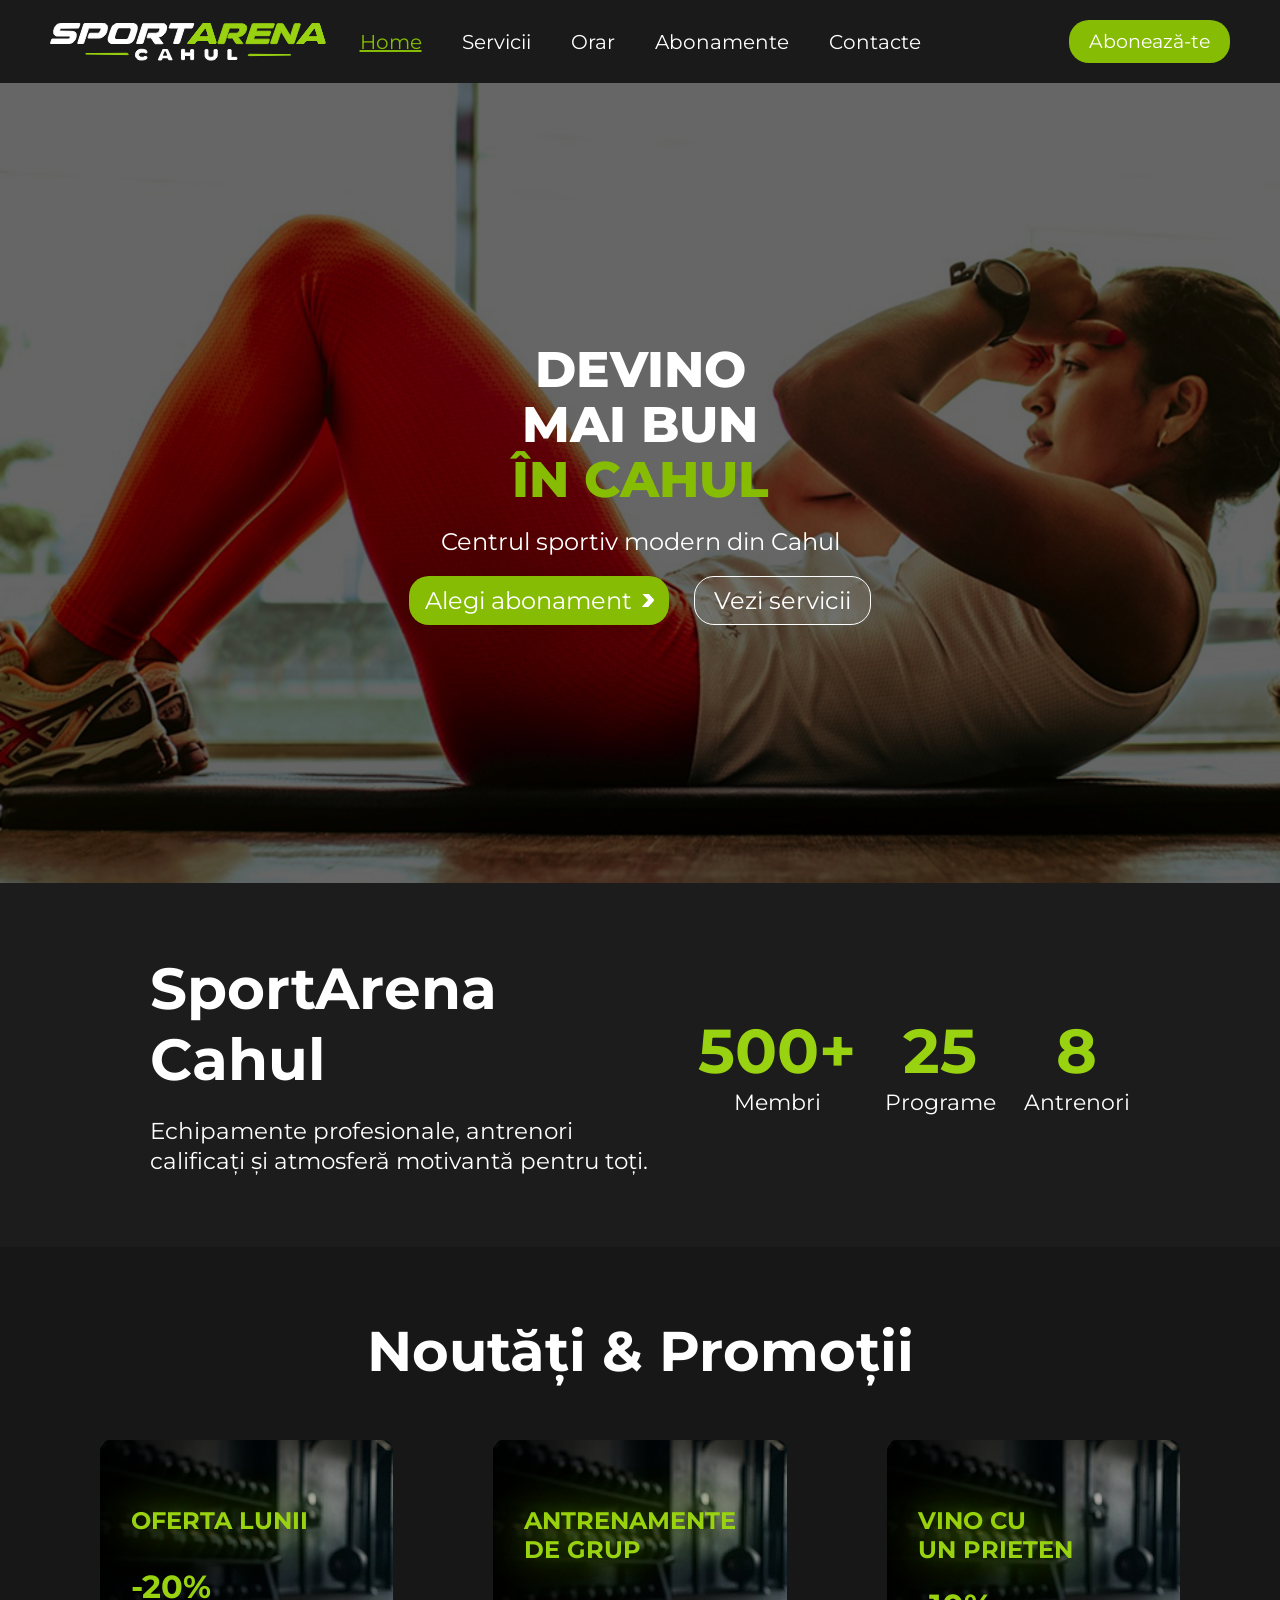
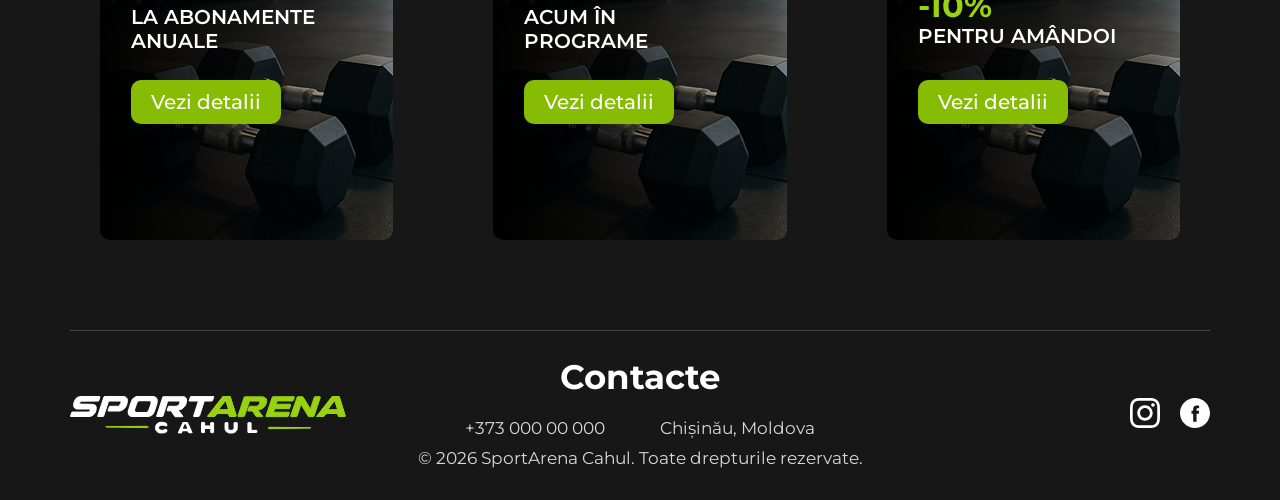
<file: index.html>
<!DOCTYPE html>
<html lang="ro">
<head>
    <meta charset="UTF-8">
    <meta name="viewport" content="width=device-width, initial-scale=1.0">
    <title>SportArena Cahul</title>
    <link rel="stylesheet" href="style/style-index.css">
    <link rel="stylesheet" href="style/reveal.css">
    <link rel="icon" type="image/svg+xml" href="assets/favicon.svg">

</head>
<body>

    <header>
    <input type="checkbox" id="menu-toggle" class="menu-toggle-checkbox">

    <nav class="navbar">

        <div class="logo">
            <img src="assets/logo.svg" alt="SportArena Logo">
        </div>

        <label for="menu-toggle" class="hamburger" aria-label="Deschide meniul">
            <span></span>
            <span></span>
            <span></span>
        </label>

        <ul class="menu">
            <li><a href="index.html" class="btn-home">Home</a></li>
            <li><a href="pages/servicii.html">Servicii</a></li>
            <li><a href="pages/orar.html">Orar</a></li>
            <li><a href="pages/abonamente.html">Abonamente</a></li>
            <li><a href="pages/contacte.html">Contacte</a></li>
            <li class="menu-cta-mobile">
                <a href="pages/abonamente.html" class="btn">Abonează-te</a>
            </li>
        </ul>

        <div class="button-container">
            <a href="pages/abonamente.html" class="btn">
                Abonează-te
            </a>
        </div>

    </nav>
</header>

    <main>

        <section class="hero">

            <img src="assets/home-baner.jpg" alt="Fitness">

            <div class="overlay"></div>

        <div class="hero-content">
                <h1>
                    DEVINO <br>
                    MAI BUN <br>
                </h1>
                <h1 class="verde-h1">
                    ÎN CAHUL
                </h1>

                <p class="text">Centrul sportiv modern din Cahul</p>

            <div class="hero-buttons">
                <a href="pages/abonamente.html" class="btn btn-primary">
                    <span>Alegi abonament</span>
                    <img src="assets/Vector.svg" alt="Arrow">
                </a>

                <a href="pages/servicii.html" class="btn btn-secondary">
                    Vezi servicii
                </a>
            </div>
        </div>

        </section>

        <section id="about">

    <div class="about-text">
        <h2>SportArena Cahul</h2>

        <p>
            Echipamente profesionale, antrenori calificați și
            atmosferă motivantă pentru toți.
        </p>
    </div>

    <div class="stat">
        <h3>500+</h3>
        <p>Membri</p>
    </div>

    <div class="stat">
        <h3>25</h3>
        <p>Programe</p>
    </div>

    <div class="stat">
        <h3>8</h3>
        <p>Antrenori</p>
    </div>

</section>

        <section id="noutati">

    <h2>Noutăți & Promoții</h2>

    <div class="cards">

        <article class="card card-1">

            <img src="assets/home-card.jpg" alt="Oferta Lunii">

            <h3>OFERTA LUNII</h3>

            <div class="card-text">
                <div class="discount">-20%</div>

                <div class="description">
                    LA ABONAMENTE <br>
                    ANUALE
                </div>
            </div>

            <a href="pages/abonamente.html">
                <button>Vezi detalii</button>
            </a>

        </article>

        <article class="card card-2">

            <img src="assets/home-card.jpg" alt="Antrenamente">

                <h3>
                    ANTRENAMENTE <br>
                    DE GRUP
                </h3>

                <div class="card-text">

                    <div class="description">
                        ACUM ÎN <br>
                        PROGRAME
                    </div>

                </div>

                <a href="pages/abonamente.html">
                    <button>Vezi detalii</button>
                </a>

        </article>

        <article class="card card-3">

            <img src="assets/home-card.jpg" alt="Promoție">

            <h3>
                VINO CU <br>
                UN PRIETEN
            </h3>

            <div class="card-text">

                <div class="discount">-10%</div>

                <div class="description">
                    PENTRU AMÂNDOI
                </div>

            </div>

            <a href="pages/abonamente.html">
                <button>Vezi detalii</button>
            </a>
        </article>

    </div>

</section>

    </main>

    <footer>

    <div class="footer-logo">

        <img src="assets/logo.svg" alt="SportArena Logo">

    </div>

    <div class="footer-contact">

        <h3>Contacte</h3>

        <div class="footer-info">
            <p>+373 000 00 000</p>
            <p>Chișinău, Moldova</p>
        </div>

        <p>
            © 2026 SportArena Cahul.
            Toate drepturile rezervate.
        </p>

    </div>

    <div class="footer-social">

        <a href="#" class="inst" aria-label="Instagram">
            <svg width="30" height="30" viewBox="0 0 30 30" fill="none" xmlns="http://www.w3.org/2000/svg">
            <path d="M15.0011 0C10.9273 0 10.416 0.0178128 8.81603 0.0906253C7.21914 0.16375 6.12913 0.416563 5.17537 0.7875C4.18879 1.17063 3.35191 1.68313 2.51815 2.51719C1.68377 3.35094 1.17126 4.18781 0.786883 5.17406C0.415004 6.12812 0.161877 7.21844 0.090001 8.81469C0.0187502 10.4147 0 10.9262 0 15C0 19.0737 0.0181255 19.5834 0.0906262 21.1834C0.164065 22.7803 0.41688 23.8703 0.787508 24.8241C1.17095 25.8106 1.68346 26.6475 2.51753 27.4813C3.35097 28.3156 4.18786 28.8294 5.1738 29.2125C6.12819 29.5834 7.21851 29.8363 8.81509 29.9094C10.4151 29.9822 10.9261 30 14.9995 30C19.0736 30 19.5833 29.9822 21.1833 29.9094C22.7802 29.8363 23.8715 29.5834 24.8259 29.2125C25.8121 28.8294 26.6478 28.3156 27.4812 27.4813C28.3156 26.6475 28.8281 25.8106 29.2125 24.8244C29.5812 23.8703 29.8344 22.78 29.9094 21.1838C29.9813 19.5837 30 19.0737 30 15C30 10.9262 29.9813 10.415 29.9094 8.815C29.8344 7.21812 29.5812 6.12812 29.2125 5.17437C28.8281 4.18781 28.3156 3.35094 27.4812 2.51719C26.6468 1.68281 25.8125 1.17031 24.825 0.7875C23.8687 0.416563 22.7781 0.16375 21.1812 0.0906253C19.5811 0.0178128 19.0718 0 14.9967 0H15.0011ZM13.6555 2.70312C14.0548 2.7025 14.5005 2.70312 15.0011 2.70312C19.0061 2.70312 19.4808 2.7175 21.0624 2.78938C22.5249 2.85625 23.3187 3.10063 23.8474 3.30594C24.5474 3.57781 25.0465 3.90281 25.5712 4.42781C26.0962 4.95281 26.4212 5.45281 26.6937 6.15281C26.899 6.68094 27.1437 7.47469 27.2103 8.93719C27.2822 10.5184 27.2978 10.9934 27.2978 14.9966C27.2978 18.9997 27.2822 19.4747 27.2103 21.0559C27.1434 22.5184 26.899 23.3122 26.6937 23.8403C26.4218 24.5403 26.0962 25.0388 25.5712 25.5634C25.0462 26.0884 24.5478 26.4134 23.8474 26.6853C23.3193 26.8916 22.5249 27.1353 21.0624 27.2022C19.4811 27.2741 19.0061 27.2897 15.0011 27.2897C10.9957 27.2897 10.521 27.2741 8.93978 27.2022C7.47727 27.1347 6.68351 26.8903 6.15444 26.685C5.45443 26.4131 4.95443 26.0881 4.42942 25.5631C3.90442 25.0381 3.57941 24.5394 3.30691 23.8391C3.1016 23.3109 2.85691 22.5172 2.79034 21.0547C2.71847 19.4734 2.70409 18.9984 2.70409 14.9928C2.70409 10.9872 2.71847 10.5147 2.79034 8.93344C2.85722 7.47094 3.1016 6.67719 3.30691 6.14844C3.57879 5.44844 3.90442 4.94844 4.42942 4.42344C4.95443 3.89844 5.45443 3.57344 6.15444 3.30094C6.6832 3.09469 7.47727 2.85094 8.93978 2.78375C10.3235 2.72125 10.8598 2.7025 13.6555 2.69938V2.70312Z" fill="currentColor"/>
            <path d="M22.9758 5.1569C22.6198 5.1569 22.2717 5.26249 21.9757 5.4603C21.6797 5.65812 21.449 5.93927 21.3127 6.26822C21.1765 6.59716 21.1409 6.95911 21.2104 7.3083C21.2799 7.65748 21.4514 7.97821 21.7032 8.22992C21.955 8.48163 22.2758 8.65301 22.625 8.72239C22.9742 8.79178 23.3362 8.75604 23.6651 8.61971C23.994 8.48337 24.275 8.25257 24.4728 7.95648C24.6705 7.66038 24.7759 7.31231 24.7758 6.95628C24.7758 5.96253 23.9696 5.1569 22.9758 5.1569Z" fill="currentColor"/>
            <path fill-rule="evenodd" clip-rule="evenodd" d="M14.9688 7.26003C10.7147 7.26003 7.26563 10.7091 7.26563 14.9632C7.26563 19.2172 10.7147 22.6647 14.9688 22.6647C19.2229 22.6647 22.6711 19.2172 22.6711 14.9632C22.6711 10.7091 19.2229 7.26003 14.9688 7.26003ZM15 19.9219C17.7183 19.9219 19.9219 17.7183 19.9219 15C19.9219 12.2818 17.7183 10.0782 15 10.0782C12.2817 10.0782 10.0781 12.2818 10.0781 15C10.0781 17.7183 12.2817 19.9219 15 19.9219Z" fill="currentColor"/>
            </svg>
        </a>

        <a href="#" class="fb" aria-label="Facebook">
            <svg width="30" height="30" viewBox="0 0 30 30" fill="none" xmlns="http://www.w3.org/2000/svg">
            <path fill-rule="evenodd" clip-rule="evenodd" d="M0 15C0 6.71573 6.71573 0 15 0C23.2843 0 30 6.71573 30 15C30 23.2843 23.2843 30 15 30C6.71573 30 0 23.2843 0 15ZM16.5635 23.8197V15.6589H18.8162L19.1147 12.8466H16.5635L16.5673 11.4391C16.5673 10.7056 16.637 10.3126 17.6905 10.3126H19.0988V7.5H16.8457C14.1395 7.5 13.1869 8.86425 13.1869 11.1585V12.8469H11.5V15.6592H13.1869V23.8197H16.5635Z" fill="currentColor"/>
            </svg>
        </a>

    </div>

</footer>

    <script src="js/reveal.js"></script>

</body>
</html>
</file>
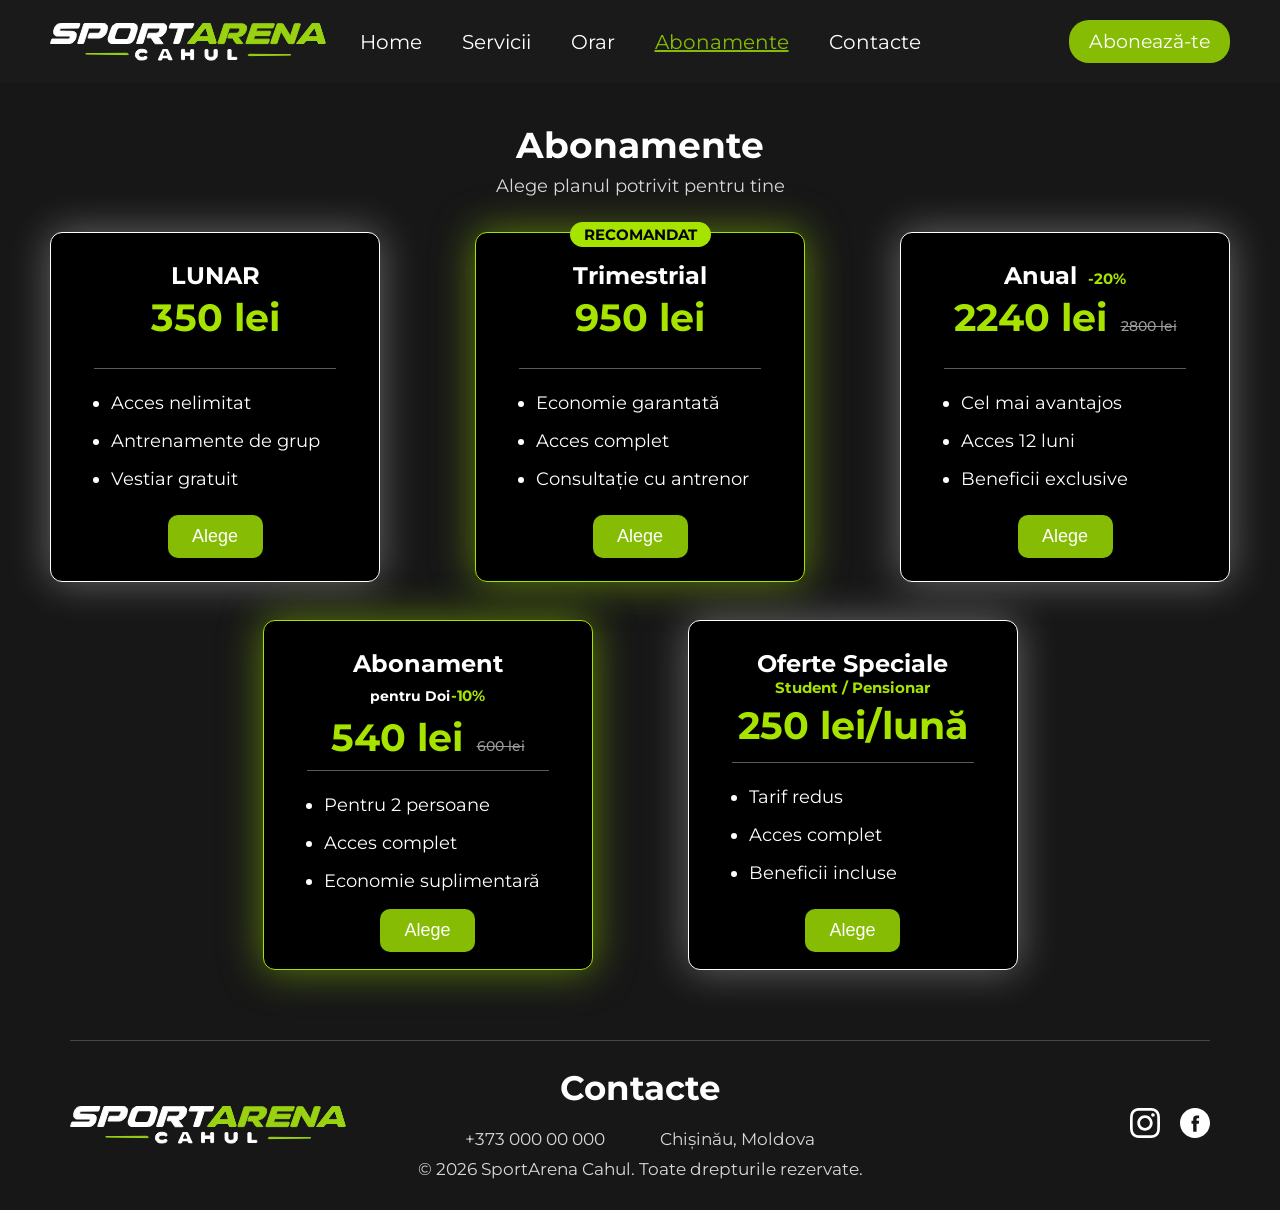
<file: pages/abonamente.html>
<!DOCTYPE html>
<html lang="ro">
<head>
    <meta charset="UTF-8">
    <meta name="viewport" content="width=device-width, initial-scale=1.0">
    <title>SportArena Cahul</title>
    <link rel="stylesheet" href="../style/style-abonamente.css">
    <link rel="stylesheet" href="../style/reveal.css">
    <link rel="icon" type="image/svg+xml" href="../assets/favicon.svg">
</head>
<body>

    <header>
    <input type="checkbox" id="menu-toggle" class="menu-toggle-checkbox">

    <nav class="navbar">

        <div class="logo">
            <img src="../assets/logo.svg" alt="SportArena Logo">
        </div>

        <label for="menu-toggle" class="hamburger" aria-label="Deschide meniul">
            <span></span>
            <span></span>
            <span></span>
        </label>

        <ul class="menu">
            <li><a href="../index.html">Home</a></li>
            <li><a href="../pages/servicii.html" >Servicii</a></li>
            <li><a href="../pages/orar.html" >Orar</a></li>
            <li><a href="../pages/abonamente.html" class="btn-abonamente">Abonamente</a></li>
            <li><a href="../pages/contacte.html">Contacte</a></li>
            <li class="menu-cta-mobile">
                <a href="../pages/abonamente.html" class="btn">Abonează-te</a>
            </li>
        </ul>

        <div class="button-container">
            <a href="../pages/abonamente.html" class="btn">
                Abonează-te
            </a>
        </div>

    </nav>
    </header>

    <main>

        <section id="abonamente-header">

            <h1>Abonamente</h1>

            <p>Alege planul potrivit pentru tine</p>

        </section>

        <section id="abonamente">

    <article class="card normal">

        <h2>LUNAR</h2>
        <h3>350 lei</h3>

        <hr>

        <ul>
            <li>Acces nelimitat</li>
            <li>Antrenamente de grup</li>
            <li>Vestiar gratuit</li>
        </ul>

        <a href="#">
            <button>Alege</button>
        </a>

    </article>

    <article class="card normal green">

        <p class="recommended">RECOMANDAT</p>

        <h2>Trimestrial</h2>
        <h3>950 lei</h3>

        <hr>

        <ul>
            <li>Economie garantată</li>
            <li>Acces complet</li>
            <li>Consultație cu antrenor</li>
        </ul>

        <a href="#">
            <button>Alege</button>
        </a>

    </article>

    <article class="card normal">

        <h2>
            Anual
            <span class="discount-inline">-20%</span>
        </h2>

        <div class="price-row">
            <h3>2240 lei</h3>
            <span class="old-price">2800 lei</span>
        </div>

        <hr>

        <ul>
            <li>Cel mai avantajos</li>
            <li>Acces 12 luni</li>
            <li>Beneficii exclusive</li>
        </ul>

        <a href="#">
            <button>Alege</button>
        </a>

    </article>

    <article class="card two green">

        <h2>
            Abonament<br>

            <span class="small-title">
                pentru Doi
                <span class="discount">-10%</span>
            </span>
        </h2>

        <div class="price-row">
            <h3>540 lei</h3>
            <span class="old-price">600 lei</span>
        </div>

        <hr>

        <ul>
            <li>Pentru 2 persoane</li>
            <li>Acces complet</li>
            <li>Economie suplimentară</li>
        </ul>

        <a href="#">
            <button class="btn4">Alege</button>
        </a>

    </article>

    <article class="card special">

        <h2>Oferte Speciale</h2>

        <p class="subtitle">
            Student / Pensionar
        </p>

        <h3>250 lei/lună</h3>

        <hr>

        <ul>
            <li>Tarif redus</li>
            <li>Acces complet</li>
            <li>Beneficii incluse</li>
        </ul>

        <a href="#">
            <button class="btn5">Alege</button>
        </a>

    </article>

</section>

    </main>

    <footer>

    <div class="footer-logo">

        <img src="../assets/logo.svg" alt="SportArena Logo">

    </div>

    <div class="footer-contact">

        <h3>Contacte</h3>

        <div class="footer-info">
            <p>+373 000 00 000</p>
            <p>Chișinău, Moldova</p>
        </div>

        <p>
            © 2026 SportArena Cahul.
            Toate drepturile rezervate.
        </p>

    </div>

    <div class="footer-social">

        <a href="#" class="inst" aria-label="Instagram">
            <svg width="30" height="30" viewBox="0 0 30 30" fill="none" xmlns="http://www.w3.org/2000/svg">
            <path d="M15.0011 0C10.9273 0 10.416 0.0178128 8.81603 0.0906253C7.21914 0.16375 6.12913 0.416563 5.17537 0.7875C4.18879 1.17063 3.35191 1.68313 2.51815 2.51719C1.68377 3.35094 1.17126 4.18781 0.786883 5.17406C0.415004 6.12812 0.161877 7.21844 0.090001 8.81469C0.0187502 10.4147 0 10.9262 0 15C0 19.0737 0.0181255 19.5834 0.0906262 21.1834C0.164065 22.7803 0.41688 23.8703 0.787508 24.8241C1.17095 25.8106 1.68346 26.6475 2.51753 27.4813C3.35097 28.3156 4.18786 28.8294 5.1738 29.2125C6.12819 29.5834 7.21851 29.8363 8.81509 29.9094C10.4151 29.9822 10.9261 30 14.9995 30C19.0736 30 19.5833 29.9822 21.1833 29.9094C22.7802 29.8363 23.8715 29.5834 24.8259 29.2125C25.8121 28.8294 26.6478 28.3156 27.4812 27.4813C28.3156 26.6475 28.8281 25.8106 29.2125 24.8244C29.5812 23.8703 29.8344 22.78 29.9094 21.1838C29.9813 19.5837 30 19.0737 30 15C30 10.9262 29.9813 10.415 29.9094 8.815C29.8344 7.21812 29.5812 6.12812 29.2125 5.17437C28.8281 4.18781 28.3156 3.35094 27.4812 2.51719C26.6468 1.68281 25.8125 1.17031 24.825 0.7875C23.8687 0.416563 22.7781 0.16375 21.1812 0.0906253C19.5811 0.0178128 19.0718 0 14.9967 0H15.0011ZM13.6555 2.70312C14.0548 2.7025 14.5005 2.70312 15.0011 2.70312C19.0061 2.70312 19.4808 2.7175 21.0624 2.78938C22.5249 2.85625 23.3187 3.10063 23.8474 3.30594C24.5474 3.57781 25.0465 3.90281 25.5712 4.42781C26.0962 4.95281 26.4212 5.45281 26.6937 6.15281C26.899 6.68094 27.1437 7.47469 27.2103 8.93719C27.2822 10.5184 27.2978 10.9934 27.2978 14.9966C27.2978 18.9997 27.2822 19.4747 27.2103 21.0559C27.1434 22.5184 26.899 23.3122 26.6937 23.8403C26.4218 24.5403 26.0962 25.0388 25.5712 25.5634C25.0462 26.0884 24.5478 26.4134 23.8474 26.6853C23.3193 26.8916 22.5249 27.1353 21.0624 27.2022C19.4811 27.2741 19.0061 27.2897 15.0011 27.2897C10.9957 27.2897 10.521 27.2741 8.93978 27.2022C7.47727 27.1347 6.68351 26.8903 6.15444 26.685C5.45443 26.4131 4.95443 26.0881 4.42942 25.5631C3.90442 25.0381 3.57941 24.5394 3.30691 23.8391C3.1016 23.3109 2.85691 22.5172 2.79034 21.0547C2.71847 19.4734 2.70409 18.9984 2.70409 14.9928C2.70409 10.9872 2.71847 10.5147 2.79034 8.93344C2.85722 7.47094 3.1016 6.67719 3.30691 6.14844C3.57879 5.44844 3.90442 4.94844 4.42942 4.42344C4.95443 3.89844 5.45443 3.57344 6.15444 3.30094C6.6832 3.09469 7.47727 2.85094 8.93978 2.78375C10.3235 2.72125 10.8598 2.7025 13.6555 2.69938V2.70312Z" fill="currentColor"/>
            <path d="M22.9758 5.1569C22.6198 5.1569 22.2717 5.26249 21.9757 5.4603C21.6797 5.65812 21.449 5.93927 21.3127 6.26822C21.1765 6.59716 21.1409 6.95911 21.2104 7.3083C21.2799 7.65748 21.4514 7.97821 21.7032 8.22992C21.955 8.48163 22.2758 8.65301 22.625 8.72239C22.9742 8.79178 23.3362 8.75604 23.6651 8.61971C23.994 8.48337 24.275 8.25257 24.4728 7.95648C24.6705 7.66038 24.7759 7.31231 24.7758 6.95628C24.7758 5.96253 23.9696 5.1569 22.9758 5.1569Z" fill="currentColor"/>
            <path fill-rule="evenodd" clip-rule="evenodd" d="M14.9688 7.26003C10.7147 7.26003 7.26563 10.7091 7.26563 14.9632C7.26563 19.2172 10.7147 22.6647 14.9688 22.6647C19.2229 22.6647 22.6711 19.2172 22.6711 14.9632C22.6711 10.7091 19.2229 7.26003 14.9688 7.26003ZM15 19.9219C17.7183 19.9219 19.9219 17.7183 19.9219 15C19.9219 12.2818 17.7183 10.0782 15 10.0782C12.2817 10.0782 10.0781 12.2818 10.0781 15C10.0781 17.7183 12.2817 19.9219 15 19.9219Z" fill="currentColor"/>
            </svg>
        </a>

        <a href="#" class="fb" aria-label="Facebook">
            <svg width="30" height="30" viewBox="0 0 30 30" fill="none" xmlns="http://www.w3.org/2000/svg">
            <path fill-rule="evenodd" clip-rule="evenodd" d="M0 15C0 6.71573 6.71573 0 15 0C23.2843 0 30 6.71573 30 15C30 23.2843 23.2843 30 15 30C6.71573 30 0 23.2843 0 15ZM16.5635 23.8197V15.6589H18.8162L19.1147 12.8466H16.5635L16.5673 11.4391C16.5673 10.7056 16.637 10.3126 17.6905 10.3126H19.0988V7.5H16.8457C14.1395 7.5 13.1869 8.86425 13.1869 11.1585V12.8469H11.5V15.6592H13.1869V23.8197H16.5635Z" fill="currentColor"/>
            </svg>
        </a>

    </div>

</footer>

    <script src="../js/reveal.js"></script>

</body>
</html>
</file>
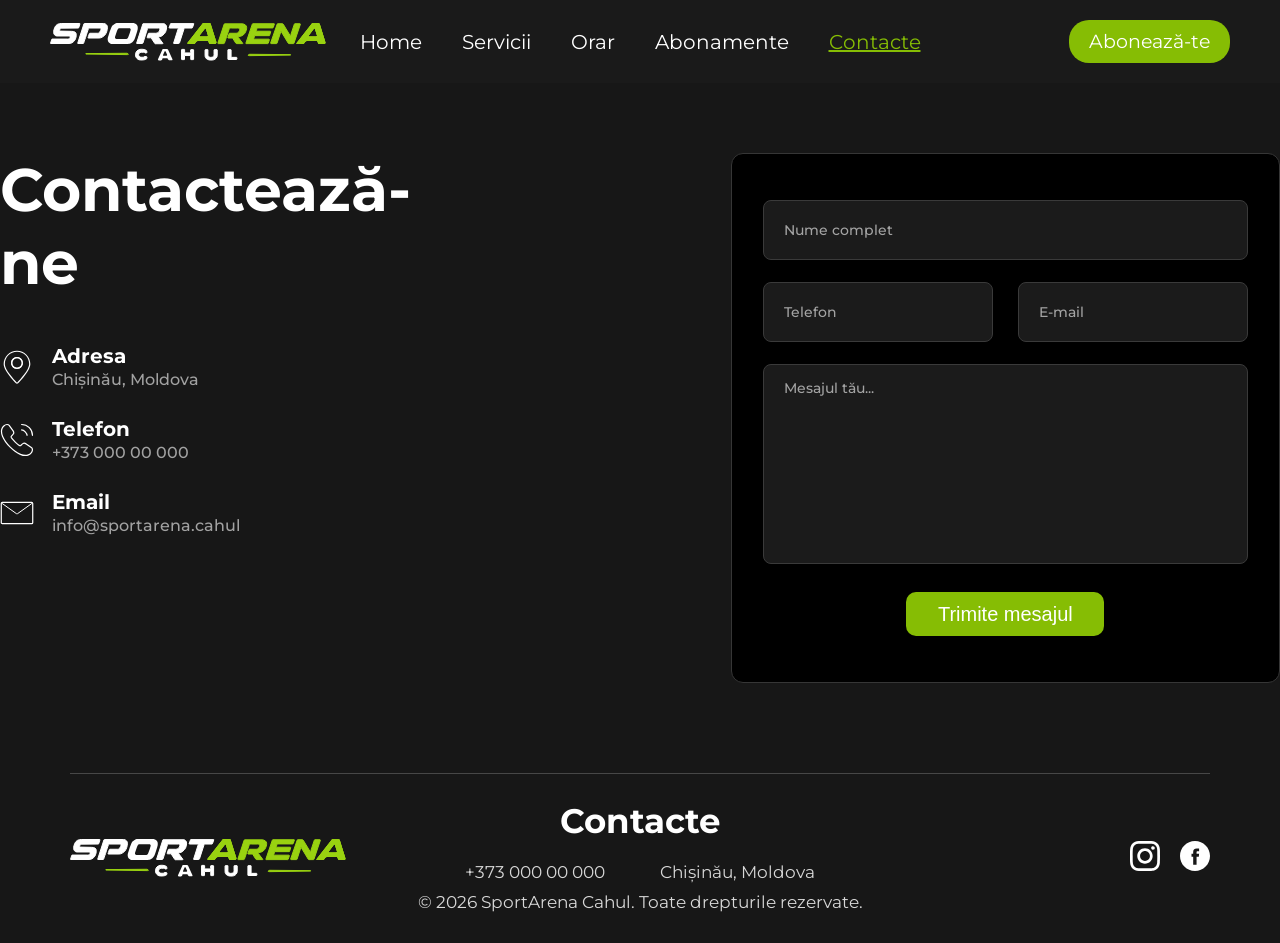
<file: pages/contacte.html>
<!DOCTYPE html>
<html lang="ro">
<head>
    <meta charset="UTF-8">
    <meta name="viewport" content="width=device-width, initial-scale=1.0">
    <title>SportArena Cahul</title>
    <link rel="stylesheet" href="../style/style-contacte.css">
    <link rel="stylesheet" href="../style/reveal.css">
    <link rel="icon" type="image/svg+xml" href="../assets/favicon.svg">
</head>
<body>

    <header>
    <input type="checkbox" id="menu-toggle" class="menu-toggle-checkbox">

    <nav class="navbar">

        <div class="logo">
            <img src="../assets/logo.svg" alt="SportArena Logo">
        </div>

        <label for="menu-toggle" class="hamburger" aria-label="Deschide meniul">
            <span></span>
            <span></span>
            <span></span>
        </label>

        <ul class="menu">
            <li><a href="../index.html">Home</a></li>
            <li><a href="../pages/servicii.html" >Servicii</a></li>
            <li><a href="../pages/orar.html" >Orar</a></li>
            <li><a href="../pages/abonamente.html" >Abonamente</a></li>
            <li><a href="../pages/contacte.html" class="btn-contacte">Contacte</a></li>
            <li class="menu-cta-mobile">
                <a href="../pages/abonamente.html" class="btn">Abonează-te</a>
            </li>
        </ul>

        <div class="button-container">
            <a href="../pages/abonamente.html" class="btn">
                Abonează-te
            </a>
        </div>

    </nav>
    </header>

    <main>

        <section id="contacte">

            <div class="contact-info">

                <h1>Contactează-ne</h1>

                <div>

                    <img src="../assets/Location.svg" alt="Adresă">

                    <div>
                        <h3>Adresa</h3>
                        <p>Chișinău, Moldova</p>
                    </div>

                </div>

                <div>

                    <img src="../assets/Phone.svg" alt="Telefon">

                    <div>
                        <h3>Telefon</h3>
                        <p>+373 000 00 000</p>
                    </div>

                </div>

                <div>

                    <img src="../assets/Email.svg" alt="Email">

                    <div>
                        <h3>Email</h3>
                        <p>info@sportarena.cahul</p>
                    </div>

                </div>

            </div>

            <div class="contact-form">

                <form id="contact-form" action="https://api.sheetmonkey.io/form/2jXoLPzgWcsx6oMCMyKdtb" method="post">

                    <input type="text" name="name" placeholder="Nume complet" required>

                    <div class="input-row">
                        <input type="tel" name="phone" placeholder="Telefon" required>
                        <input type="email" name="email" placeholder="E-mail" required>
                    </div>

                    <textarea name="message" rows="6" placeholder="Mesajul tău..." required></textarea>

                    <button type="submit">
                        Trimite mesajul
                    </button>

                </form>

            </div>

        </section>

    </main>

    <footer>

    <div class="footer-logo">

        <img src="../assets/logo.svg" alt="SportArena Logo">

    </div>

    <div class="footer-contact">

        <h3>Contacte</h3>

        <div class="footer-info">
            <p>+373 000 00 000</p>
            <p>Chișinău, Moldova</p>
        </div>

        <p>
            © 2026 SportArena Cahul.
            Toate drepturile rezervate.
        </p>

    </div>

    <div class="footer-social">

        <a href="#" class="inst" aria-label="Instagram">
            <svg width="30" height="30" viewBox="0 0 30 30" fill="none" xmlns="http://www.w3.org/2000/svg">
            <path d="M15.0011 0C10.9273 0 10.416 0.0178128 8.81603 0.0906253C7.21914 0.16375 6.12913 0.416563 5.17537 0.7875C4.18879 1.17063 3.35191 1.68313 2.51815 2.51719C1.68377 3.35094 1.17126 4.18781 0.786883 5.17406C0.415004 6.12812 0.161877 7.21844 0.090001 8.81469C0.0187502 10.4147 0 10.9262 0 15C0 19.0737 0.0181255 19.5834 0.0906262 21.1834C0.164065 22.7803 0.41688 23.8703 0.787508 24.8241C1.17095 25.8106 1.68346 26.6475 2.51753 27.4813C3.35097 28.3156 4.18786 28.8294 5.1738 29.2125C6.12819 29.5834 7.21851 29.8363 8.81509 29.9094C10.4151 29.9822 10.9261 30 14.9995 30C19.0736 30 19.5833 29.9822 21.1833 29.9094C22.7802 29.8363 23.8715 29.5834 24.8259 29.2125C25.8121 28.8294 26.6478 28.3156 27.4812 27.4813C28.3156 26.6475 28.8281 25.8106 29.2125 24.8244C29.5812 23.8703 29.8344 22.78 29.9094 21.1838C29.9813 19.5837 30 19.0737 30 15C30 10.9262 29.9813 10.415 29.9094 8.815C29.8344 7.21812 29.5812 6.12812 29.2125 5.17437C28.8281 4.18781 28.3156 3.35094 27.4812 2.51719C26.6468 1.68281 25.8125 1.17031 24.825 0.7875C23.8687 0.416563 22.7781 0.16375 21.1812 0.0906253C19.5811 0.0178128 19.0718 0 14.9967 0H15.0011ZM13.6555 2.70312C14.0548 2.7025 14.5005 2.70312 15.0011 2.70312C19.0061 2.70312 19.4808 2.7175 21.0624 2.78938C22.5249 2.85625 23.3187 3.10063 23.8474 3.30594C24.5474 3.57781 25.0465 3.90281 25.5712 4.42781C26.0962 4.95281 26.4212 5.45281 26.6937 6.15281C26.899 6.68094 27.1437 7.47469 27.2103 8.93719C27.2822 10.5184 27.2978 10.9934 27.2978 14.9966C27.2978 18.9997 27.2822 19.4747 27.2103 21.0559C27.1434 22.5184 26.899 23.3122 26.6937 23.8403C26.4218 24.5403 26.0962 25.0388 25.5712 25.5634C25.0462 26.0884 24.5478 26.4134 23.8474 26.6853C23.3193 26.8916 22.5249 27.1353 21.0624 27.2022C19.4811 27.2741 19.0061 27.2897 15.0011 27.2897C10.9957 27.2897 10.521 27.2741 8.93978 27.2022C7.47727 27.1347 6.68351 26.8903 6.15444 26.685C5.45443 26.4131 4.95443 26.0881 4.42942 25.5631C3.90442 25.0381 3.57941 24.5394 3.30691 23.8391C3.1016 23.3109 2.85691 22.5172 2.79034 21.0547C2.71847 19.4734 2.70409 18.9984 2.70409 14.9928C2.70409 10.9872 2.71847 10.5147 2.79034 8.93344C2.85722 7.47094 3.1016 6.67719 3.30691 6.14844C3.57879 5.44844 3.90442 4.94844 4.42942 4.42344C4.95443 3.89844 5.45443 3.57344 6.15444 3.30094C6.6832 3.09469 7.47727 2.85094 8.93978 2.78375C10.3235 2.72125 10.8598 2.7025 13.6555 2.69938V2.70312Z" fill="currentColor"/>
            <path d="M22.9758 5.1569C22.6198 5.1569 22.2717 5.26249 21.9757 5.4603C21.6797 5.65812 21.449 5.93927 21.3127 6.26822C21.1765 6.59716 21.1409 6.95911 21.2104 7.3083C21.2799 7.65748 21.4514 7.97821 21.7032 8.22992C21.955 8.48163 22.2758 8.65301 22.625 8.72239C22.9742 8.79178 23.3362 8.75604 23.6651 8.61971C23.994 8.48337 24.275 8.25257 24.4728 7.95648C24.6705 7.66038 24.7759 7.31231 24.7758 6.95628C24.7758 5.96253 23.9696 5.1569 22.9758 5.1569Z" fill="currentColor"/>
            <path fill-rule="evenodd" clip-rule="evenodd" d="M14.9688 7.26003C10.7147 7.26003 7.26563 10.7091 7.26563 14.9632C7.26563 19.2172 10.7147 22.6647 14.9688 22.6647C19.2229 22.6647 22.6711 19.2172 22.6711 14.9632C22.6711 10.7091 19.2229 7.26003 14.9688 7.26003ZM15 19.9219C17.7183 19.9219 19.9219 17.7183 19.9219 15C19.9219 12.2818 17.7183 10.0782 15 10.0782C12.2817 10.0782 10.0781 12.2818 10.0781 15C10.0781 17.7183 12.2817 19.9219 15 19.9219Z" fill="currentColor"/>
            </svg>
        </a>

        <a href="#" class="fb" aria-label="Facebook">
            <svg width="30" height="30" viewBox="0 0 30 30" fill="none" xmlns="http://www.w3.org/2000/svg">
            <path fill-rule="evenodd" clip-rule="evenodd" d="M0 15C0 6.71573 6.71573 0 15 0C23.2843 0 30 6.71573 30 15C30 23.2843 23.2843 30 15 30C6.71573 30 0 23.2843 0 15ZM16.5635 23.8197V15.6589H18.8162L19.1147 12.8466H16.5635L16.5673 11.4391C16.5673 10.7056 16.637 10.3126 17.6905 10.3126H19.0988V7.5H16.8457C14.1395 7.5 13.1869 8.86425 13.1869 11.1585V12.8469H11.5V15.6592H13.1869V23.8197H16.5635Z" fill="currentColor"/>
            </svg>
        </a>

    </div>

</footer>

<script src="../js/reveal.js"></script>

<script>
    (function () {
        const form = document.getElementById('contact-form');
        if (!form) return;

        const button = form.querySelector('button[type="submit"]');
        const originalText = button.textContent.trim();

        form.addEventListener('submit', function (e) {
            e.preventDefault();

            button.disabled = true;
            button.textContent = 'Se trimite...';

            fetch(form.action, {
                method: 'POST',
                body: new FormData(form),
                headers: { Accept: 'application/json' }
            })
                .then(function (response) {
                    if (!response.ok) throw new Error('Eroare server');

                    button.textContent = '✓ Mesaj trimis';
                    form.reset();

                    setTimeout(function () {
                        button.textContent = originalText;
                        button.disabled = false;
                    }, 4000);
                })
                .catch(function () {
                    button.textContent = 'Eroare, încearcă din nou';
                    button.disabled = false;

                    setTimeout(function () {
                        button.textContent = originalText;
                    }, 3000);
                });
        });
    })();
</script>

</body>
</html>
</file>
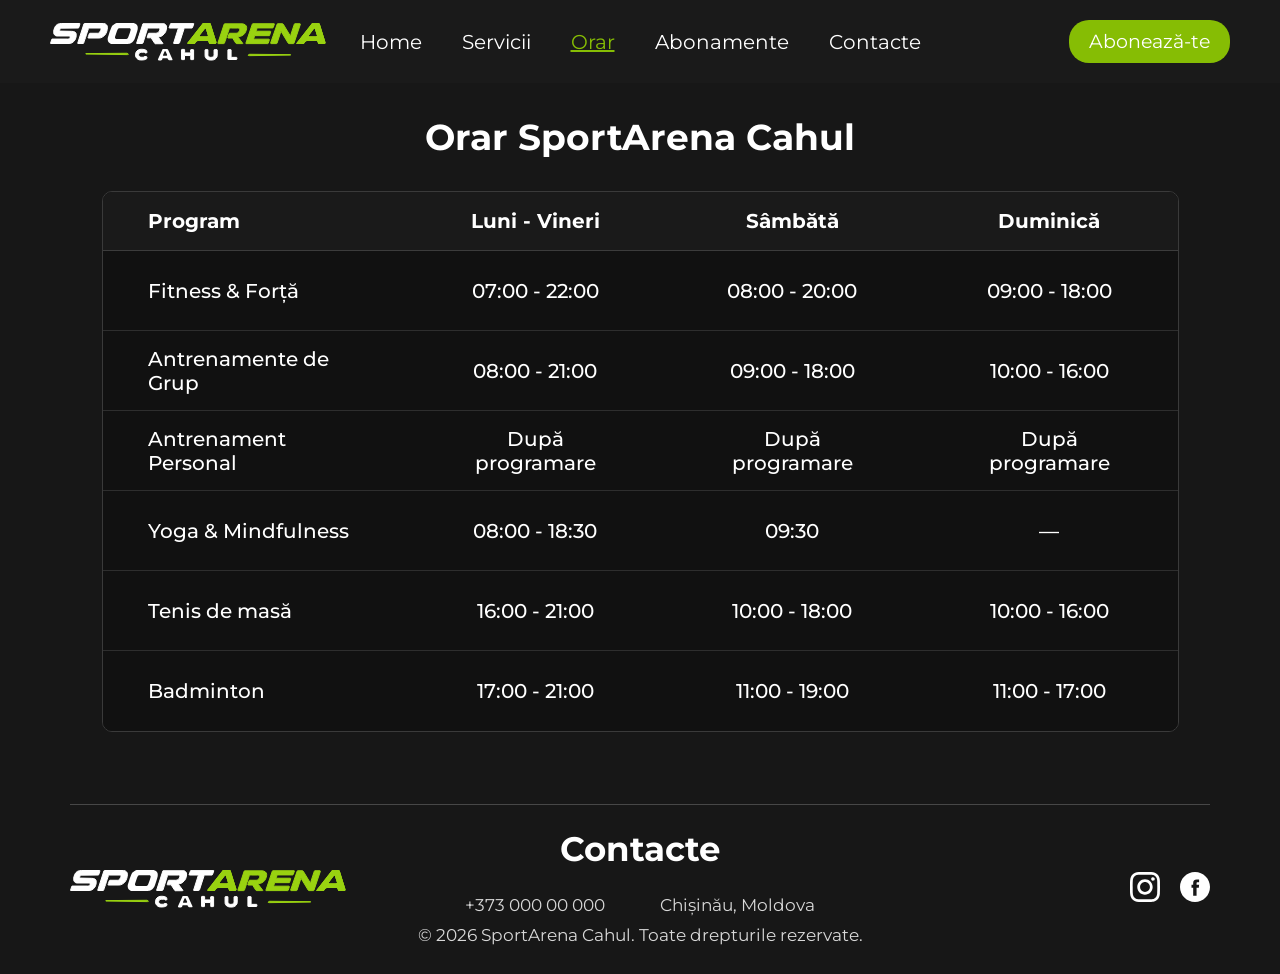
<file: pages/orar.html>
<!DOCTYPE html>
<html lang="ro">
<head>
    <meta charset="UTF-8">
    <meta name="viewport" content="width=device-width, initial-scale=1.0">
    <title>SportArena Cahul</title>
    <link rel="stylesheet" href="../style/style-orar.css">
    <link rel="stylesheet" href="../style/reveal.css">
    <link rel="icon" type="image/svg+xml" href="../assets/favicon.svg">
</head>
<body>

    <header>
    <input type="checkbox" id="menu-toggle" class="menu-toggle-checkbox">

    <nav class="navbar">

        <div class="logo">
            <img src="../assets/logo.svg" alt="SportArena Logo">
        </div>

        <label for="menu-toggle" class="hamburger" aria-label="Deschide meniul">
            <span></span>
            <span></span>
            <span></span>
        </label>

        <ul class="menu">
            <li><a href="../index.html">Home</a></li>
            <li><a href="../pages/servicii.html" >Servicii</a></li>
            <li><a href="../pages/orar.html" class="btn-orar">Orar</a></li>
            <li><a href="../pages/abonamente.html">Abonamente</a></li>
            <li><a href="../pages/contacte.html">Contacte</a></li>
            <li class="menu-cta-mobile">
                <a href="../pages/abonamente.html" class="btn">Abonează-te</a>
            </li>
        </ul>

        <div class="button-container">
            <a href="../pages/abonamente.html" class="btn">
                Abonează-te
            </a>
        </div>

    </nav>
    </header>

    <main>

        <section id="orar-header">

            <h1>Orar SportArena Cahul</h1>

        </section>

        <section id="orar">

            <p class="orar-hint">Glisează orizontal pentru a vedea tot programul →</p>

            <div class="orar-scroll">

            <table>

                <thead>
                    <tr>
                        <th>Program</th>
                        <th>Luni - Vineri</th>
                        <th>Sâmbătă</th>
                        <th>Duminică</th>
                    </tr>
                </thead>

                <tbody>

                    <tr>
                        <td>Fitness & Forță</td>
                        <td>07:00 - 22:00</td>
                        <td>08:00 - 20:00</td>
                        <td>09:00 - 18:00</td>
                    </tr>

                    <tr>
                        <td>Antrenamente de Grup</td>
                        <td>08:00 - 21:00</td>
                        <td>09:00 - 18:00</td>
                        <td>10:00 - 16:00</td>
                    </tr>

                    <tr>
                        <td>Antrenament Personal</td>
                        <td>După programare</td>
                        <td>După programare</td>
                        <td>După programare</td>
                    </tr>

                    <tr>
                        <td>Yoga & Mindfulness</td>
                        <td>08:00 - 18:30</td>
                        <td>09:30</td>
                        <td>—</td>
                    </tr>

                    <tr>
                        <td>Tenis de masă</td>
                        <td>16:00 - 21:00</td>
                        <td>10:00 - 18:00</td>
                        <td>10:00 - 16:00</td>
                    </tr>

                    <tr>
                        <td>Badminton</td>
                        <td>17:00 - 21:00</td>
                        <td>11:00 - 19:00</td>
                        <td>11:00 - 17:00</td>
                    </tr>

                </tbody>

            </table>

            </div>

        </section>

    </main>

    <footer>

    <div class="footer-logo">

        <img src="../assets/logo.svg" alt="SportArena Logo">

    </div>

    <div class="footer-contact">

        <h3>Contacte</h3>

        <div class="footer-info">
            <p>+373 000 00 000</p>
            <p>Chișinău, Moldova</p>
        </div>

        <p>
            © 2026 SportArena Cahul.
            Toate drepturile rezervate.
        </p>

    </div>

    <div class="footer-social">

        <a href="#" class="inst" aria-label="Instagram">
            <svg width="30" height="30" viewBox="0 0 30 30" fill="none" xmlns="http://www.w3.org/2000/svg">
            <path d="M15.0011 0C10.9273 0 10.416 0.0178128 8.81603 0.0906253C7.21914 0.16375 6.12913 0.416563 5.17537 0.7875C4.18879 1.17063 3.35191 1.68313 2.51815 2.51719C1.68377 3.35094 1.17126 4.18781 0.786883 5.17406C0.415004 6.12812 0.161877 7.21844 0.090001 8.81469C0.0187502 10.4147 0 10.9262 0 15C0 19.0737 0.0181255 19.5834 0.0906262 21.1834C0.164065 22.7803 0.41688 23.8703 0.787508 24.8241C1.17095 25.8106 1.68346 26.6475 2.51753 27.4813C3.35097 28.3156 4.18786 28.8294 5.1738 29.2125C6.12819 29.5834 7.21851 29.8363 8.81509 29.9094C10.4151 29.9822 10.9261 30 14.9995 30C19.0736 30 19.5833 29.9822 21.1833 29.9094C22.7802 29.8363 23.8715 29.5834 24.8259 29.2125C25.8121 28.8294 26.6478 28.3156 27.4812 27.4813C28.3156 26.6475 28.8281 25.8106 29.2125 24.8244C29.5812 23.8703 29.8344 22.78 29.9094 21.1838C29.9813 19.5837 30 19.0737 30 15C30 10.9262 29.9813 10.415 29.9094 8.815C29.8344 7.21812 29.5812 6.12812 29.2125 5.17437C28.8281 4.18781 28.3156 3.35094 27.4812 2.51719C26.6468 1.68281 25.8125 1.17031 24.825 0.7875C23.8687 0.416563 22.7781 0.16375 21.1812 0.0906253C19.5811 0.0178128 19.0718 0 14.9967 0H15.0011ZM13.6555 2.70312C14.0548 2.7025 14.5005 2.70312 15.0011 2.70312C19.0061 2.70312 19.4808 2.7175 21.0624 2.78938C22.5249 2.85625 23.3187 3.10063 23.8474 3.30594C24.5474 3.57781 25.0465 3.90281 25.5712 4.42781C26.0962 4.95281 26.4212 5.45281 26.6937 6.15281C26.899 6.68094 27.1437 7.47469 27.2103 8.93719C27.2822 10.5184 27.2978 10.9934 27.2978 14.9966C27.2978 18.9997 27.2822 19.4747 27.2103 21.0559C27.1434 22.5184 26.899 23.3122 26.6937 23.8403C26.4218 24.5403 26.0962 25.0388 25.5712 25.5634C25.0462 26.0884 24.5478 26.4134 23.8474 26.6853C23.3193 26.8916 22.5249 27.1353 21.0624 27.2022C19.4811 27.2741 19.0061 27.2897 15.0011 27.2897C10.9957 27.2897 10.521 27.2741 8.93978 27.2022C7.47727 27.1347 6.68351 26.8903 6.15444 26.685C5.45443 26.4131 4.95443 26.0881 4.42942 25.5631C3.90442 25.0381 3.57941 24.5394 3.30691 23.8391C3.1016 23.3109 2.85691 22.5172 2.79034 21.0547C2.71847 19.4734 2.70409 18.9984 2.70409 14.9928C2.70409 10.9872 2.71847 10.5147 2.79034 8.93344C2.85722 7.47094 3.1016 6.67719 3.30691 6.14844C3.57879 5.44844 3.90442 4.94844 4.42942 4.42344C4.95443 3.89844 5.45443 3.57344 6.15444 3.30094C6.6832 3.09469 7.47727 2.85094 8.93978 2.78375C10.3235 2.72125 10.8598 2.7025 13.6555 2.69938V2.70312Z" fill="currentColor"/>
            <path d="M22.9758 5.1569C22.6198 5.1569 22.2717 5.26249 21.9757 5.4603C21.6797 5.65812 21.449 5.93927 21.3127 6.26822C21.1765 6.59716 21.1409 6.95911 21.2104 7.3083C21.2799 7.65748 21.4514 7.97821 21.7032 8.22992C21.955 8.48163 22.2758 8.65301 22.625 8.72239C22.9742 8.79178 23.3362 8.75604 23.6651 8.61971C23.994 8.48337 24.275 8.25257 24.4728 7.95648C24.6705 7.66038 24.7759 7.31231 24.7758 6.95628C24.7758 5.96253 23.9696 5.1569 22.9758 5.1569Z" fill="currentColor"/>
            <path fill-rule="evenodd" clip-rule="evenodd" d="M14.9688 7.26003C10.7147 7.26003 7.26563 10.7091 7.26563 14.9632C7.26563 19.2172 10.7147 22.6647 14.9688 22.6647C19.2229 22.6647 22.6711 19.2172 22.6711 14.9632C22.6711 10.7091 19.2229 7.26003 14.9688 7.26003ZM15 19.9219C17.7183 19.9219 19.9219 17.7183 19.9219 15C19.9219 12.2818 17.7183 10.0782 15 10.0782C12.2817 10.0782 10.0781 12.2818 10.0781 15C10.0781 17.7183 12.2817 19.9219 15 19.9219Z" fill="currentColor"/>
            </svg>
        </a>

        <a href="#" class="fb" aria-label="Facebook">
            <svg width="30" height="30" viewBox="0 0 30 30" fill="none" xmlns="http://www.w3.org/2000/svg">
            <path fill-rule="evenodd" clip-rule="evenodd" d="M0 15C0 6.71573 6.71573 0 15 0C23.2843 0 30 6.71573 30 15C30 23.2843 23.2843 30 15 30C6.71573 30 0 23.2843 0 15ZM16.5635 23.8197V15.6589H18.8162L19.1147 12.8466H16.5635L16.5673 11.4391C16.5673 10.7056 16.637 10.3126 17.6905 10.3126H19.0988V7.5H16.8457C14.1395 7.5 13.1869 8.86425 13.1869 11.1585V12.8469H11.5V15.6592H13.1869V23.8197H16.5635Z" fill="currentColor"/>
            </svg>
        </a>

    </div>

</footer>

    <script src="../js/reveal.js"></script>

</body>
</html>
</file>
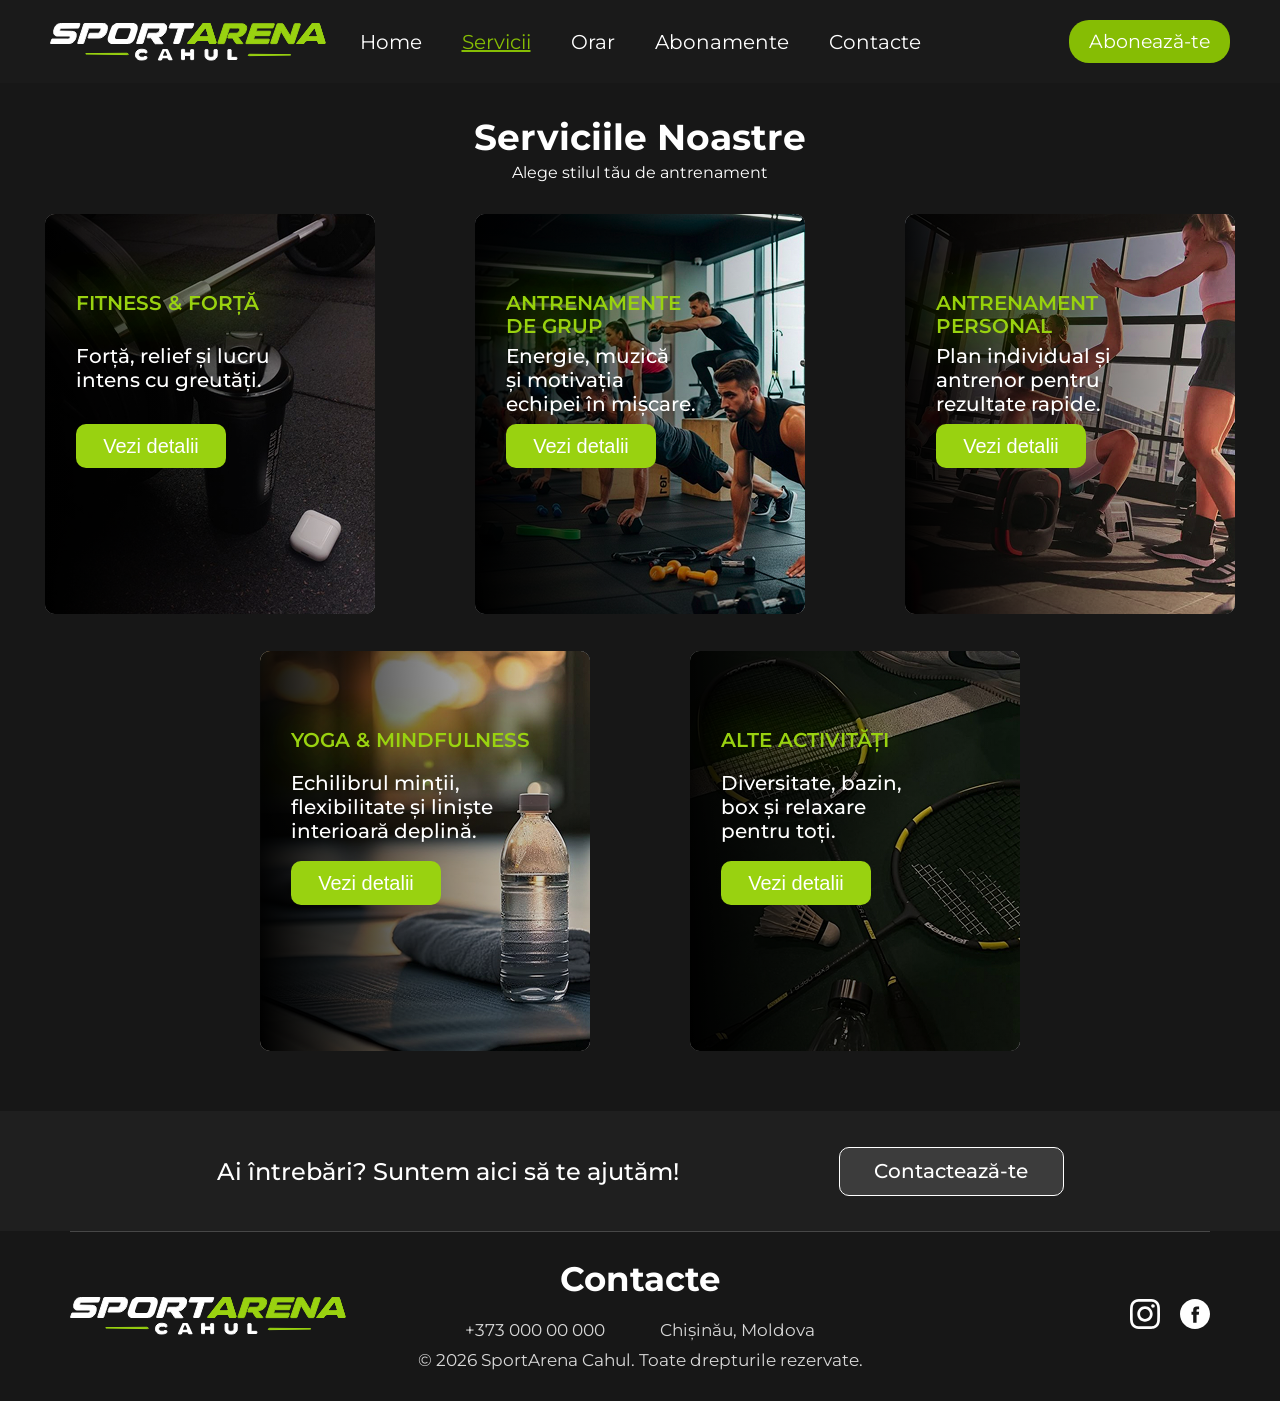
<file: pages/servicii.html>
<!DOCTYPE html>
<html lang="ro">
<head>
    <meta charset="UTF-8">
    <meta name="viewport" content="width=device-width, initial-scale=1.0">
    <title>SportArena Cahul</title>
    <link rel="stylesheet" href="../style/style-servicii.css">
    <link rel="stylesheet" href="../style/reveal.css">
    <link rel="icon" type="image/svg+xml" href="../assets/favicon.svg">
</head>
<body>

    <header>
    <input type="checkbox" id="menu-toggle" class="menu-toggle-checkbox">

    <nav class="navbar">

        <div class="logo">
            <img src="../assets/logo.svg" alt="SportArena Logo">
        </div>

        <label for="menu-toggle" class="hamburger" aria-label="Deschide meniul">
            <span></span>
            <span></span>
            <span></span>
        </label>

        <ul class="menu">
            <li><a href="../index.html">Home</a></li>
            <li><a href="../pages/servicii.html" class="btn-servicii">Servicii</a></li>
            <li><a href="../pages/orar.html">Orar</a></li>
            <li><a href="../pages/abonamente.html">Abonamente</a></li>
            <li><a href="../pages/contacte.html">Contacte</a></li>
            <li class="menu-cta-mobile">
                <a href="../pages/abonamente.html" class="btn">Abonează-te</a>
            </li>
        </ul>

        <div class="button-container">
            <a href="../pages/abonamente.html" class="btn">
                Abonează-te
            </a>
        </div>

    </nav>
    </header>

    <main>

        <section id="servicii-header">

            <h1>Serviciile Noastre</h1>

            <p>Alege stilul tău de antrenament</p>

        </section>

        <section id="servicii">

            <article class="card">

                <img src="../assets/1card.jpg" alt="Fitness">

                <h2>FITNESS & FORȚĂ</h2>

                <p>
                    Forță, relief și lucru <br>
                    intens cu greutăți.
                </p>

                <a href="../pages/abonamente.html">
                    <button>Vezi detalii</button>
                </a>

            </article>

            <article class="card">

                <img src="../assets/2card.jpg" alt="Antrenament de Grup">

                <h2>
                    ANTRENAMENTE <br>
                    DE GRUP
                </h2>

                <p>
                    Energie, muzică <br>
                    și motivația <br>
                    echipei în mișcare.
                </p>

                <a href="../pages/abonamente.html">
                    <button>Vezi detalii</button>
                </a>

            </article>

            <article class="card">

                <img src="../assets/3card.jpg" alt="Antrenament Personal">

                <h2>ANTRENAMENT <br>
                    PERSONAL</h2>

                <p>
                    Plan individual și <br>
                    antrenor pentru <br>
                    rezultate rapide.
                </p>

                <a href="../pages/abonamente.html">
                    <button>Vezi detalii</button>
                </a>

            </article>

            <article class="card">

                <img src="../assets/4card.jpg" alt="Yoga">

                <h2>YOGA & MINDFULNESS</h2>

                <p>
                    Echilibrul minții,<br>
                    flexibilitate și liniște<br>
                    interioară deplină.
                </p>

                <a href="../pages/abonamente.html">
                    <button>Vezi detalii</button>
                </a>

            </article>

            <article class="card">

                <img src="../assets/5card.jpg" alt="Activități">

                <h2>ALTE ACTIVITĂȚI</h2>

                <p>
                    Diversitate, bazin,<br>
                    box și relaxare<br>
                    pentru toți.
                </p>

                <a href="../pages/abonamente.html">
                    <button>Vezi detalii</button>
                </a>

            </article>

        </section>

        <section class="contact-banner">

            <p>Ai întrebări? Suntem aici să te ajutăm!</p>

            <a href="../pages/contacte.html" class="contact-banner-btn">
                Contactează-te
            </a>

        </section>

    </main>

    <footer>

    <div class="footer-logo">

        <img src="../assets/logo.svg" alt="SportArena Logo">

    </div>

    <div class="footer-contact">

        <h3>Contacte</h3>

        <div class="footer-info">
            <p>+373 000 00 000</p>
            <p>Chișinău, Moldova</p>
        </div>

        <p>
            © 2026 SportArena Cahul.
            Toate drepturile rezervate.
        </p>

    </div>

    <div class="footer-social">

        <a href="#" class="inst" aria-label="Instagram">
            <svg width="30" height="30" viewBox="0 0 30 30" fill="none" xmlns="http://www.w3.org/2000/svg">
            <path d="M15.0011 0C10.9273 0 10.416 0.0178128 8.81603 0.0906253C7.21914 0.16375 6.12913 0.416563 5.17537 0.7875C4.18879 1.17063 3.35191 1.68313 2.51815 2.51719C1.68377 3.35094 1.17126 4.18781 0.786883 5.17406C0.415004 6.12812 0.161877 7.21844 0.090001 8.81469C0.0187502 10.4147 0 10.9262 0 15C0 19.0737 0.0181255 19.5834 0.0906262 21.1834C0.164065 22.7803 0.41688 23.8703 0.787508 24.8241C1.17095 25.8106 1.68346 26.6475 2.51753 27.4813C3.35097 28.3156 4.18786 28.8294 5.1738 29.2125C6.12819 29.5834 7.21851 29.8363 8.81509 29.9094C10.4151 29.9822 10.9261 30 14.9995 30C19.0736 30 19.5833 29.9822 21.1833 29.9094C22.7802 29.8363 23.8715 29.5834 24.8259 29.2125C25.8121 28.8294 26.6478 28.3156 27.4812 27.4813C28.3156 26.6475 28.8281 25.8106 29.2125 24.8244C29.5812 23.8703 29.8344 22.78 29.9094 21.1838C29.9813 19.5837 30 19.0737 30 15C30 10.9262 29.9813 10.415 29.9094 8.815C29.8344 7.21812 29.5812 6.12812 29.2125 5.17437C28.8281 4.18781 28.3156 3.35094 27.4812 2.51719C26.6468 1.68281 25.8125 1.17031 24.825 0.7875C23.8687 0.416563 22.7781 0.16375 21.1812 0.0906253C19.5811 0.0178128 19.0718 0 14.9967 0H15.0011ZM13.6555 2.70312C14.0548 2.7025 14.5005 2.70312 15.0011 2.70312C19.0061 2.70312 19.4808 2.7175 21.0624 2.78938C22.5249 2.85625 23.3187 3.10063 23.8474 3.30594C24.5474 3.57781 25.0465 3.90281 25.5712 4.42781C26.0962 4.95281 26.4212 5.45281 26.6937 6.15281C26.899 6.68094 27.1437 7.47469 27.2103 8.93719C27.2822 10.5184 27.2978 10.9934 27.2978 14.9966C27.2978 18.9997 27.2822 19.4747 27.2103 21.0559C27.1434 22.5184 26.899 23.3122 26.6937 23.8403C26.4218 24.5403 26.0962 25.0388 25.5712 25.5634C25.0462 26.0884 24.5478 26.4134 23.8474 26.6853C23.3193 26.8916 22.5249 27.1353 21.0624 27.2022C19.4811 27.2741 19.0061 27.2897 15.0011 27.2897C10.9957 27.2897 10.521 27.2741 8.93978 27.2022C7.47727 27.1347 6.68351 26.8903 6.15444 26.685C5.45443 26.4131 4.95443 26.0881 4.42942 25.5631C3.90442 25.0381 3.57941 24.5394 3.30691 23.8391C3.1016 23.3109 2.85691 22.5172 2.79034 21.0547C2.71847 19.4734 2.70409 18.9984 2.70409 14.9928C2.70409 10.9872 2.71847 10.5147 2.79034 8.93344C2.85722 7.47094 3.1016 6.67719 3.30691 6.14844C3.57879 5.44844 3.90442 4.94844 4.42942 4.42344C4.95443 3.89844 5.45443 3.57344 6.15444 3.30094C6.6832 3.09469 7.47727 2.85094 8.93978 2.78375C10.3235 2.72125 10.8598 2.7025 13.6555 2.69938V2.70312Z" fill="currentColor"/>
            <path d="M22.9758 5.1569C22.6198 5.1569 22.2717 5.26249 21.9757 5.4603C21.6797 5.65812 21.449 5.93927 21.3127 6.26822C21.1765 6.59716 21.1409 6.95911 21.2104 7.3083C21.2799 7.65748 21.4514 7.97821 21.7032 8.22992C21.955 8.48163 22.2758 8.65301 22.625 8.72239C22.9742 8.79178 23.3362 8.75604 23.6651 8.61971C23.994 8.48337 24.275 8.25257 24.4728 7.95648C24.6705 7.66038 24.7759 7.31231 24.7758 6.95628C24.7758 5.96253 23.9696 5.1569 22.9758 5.1569Z" fill="currentColor"/>
            <path fill-rule="evenodd" clip-rule="evenodd" d="M14.9688 7.26003C10.7147 7.26003 7.26563 10.7091 7.26563 14.9632C7.26563 19.2172 10.7147 22.6647 14.9688 22.6647C19.2229 22.6647 22.6711 19.2172 22.6711 14.9632C22.6711 10.7091 19.2229 7.26003 14.9688 7.26003ZM15 19.9219C17.7183 19.9219 19.9219 17.7183 19.9219 15C19.9219 12.2818 17.7183 10.0782 15 10.0782C12.2817 10.0782 10.0781 12.2818 10.0781 15C10.0781 17.7183 12.2817 19.9219 15 19.9219Z" fill="currentColor"/>
            </svg>
        </a>

        <a href="#" class="fb" aria-label="Facebook">
            <svg width="30" height="30" viewBox="0 0 30 30" fill="none" xmlns="http://www.w3.org/2000/svg">
            <path fill-rule="evenodd" clip-rule="evenodd" d="M0 15C0 6.71573 6.71573 0 15 0C23.2843 0 30 6.71573 30 15C30 23.2843 23.2843 30 15 30C6.71573 30 0 23.2843 0 15ZM16.5635 23.8197V15.6589H18.8162L19.1147 12.8466H16.5635L16.5673 11.4391C16.5673 10.7056 16.637 10.3126 17.6905 10.3126H19.0988V7.5H16.8457C14.1395 7.5 13.1869 8.86425 13.1869 11.1585V12.8469H11.5V15.6592H13.1869V23.8197H16.5635Z" fill="currentColor"/>
            </svg>
        </a>

    </div>

</footer>

    <script src="../js/reveal.js"></script>

</body>
</html>
</file>
<file: style/style-index.css>
/* верхушка */
@import url('https://fonts.googleapis.com/css2?family=Montserrat:wght@300;400;500;600;700;800&display=swap');

:root {
    --color-primary: #D9FF3F;
    --color-secondary: white;
    --font-main: 'Montserrat', sans-serif;
}

* {
    margin: 0;
    padding: 0;
    box-sizing: border-box;
}

body {
    font-family: var(--font-main);
    font-variant-ligatures: no-contextual;
    font-feature-settings: "calt" 0, "clig" 0;
}

html,
body {
    margin: 0;
    padding: 0;
    background-color: #171717;
}

header {
    background-color: #1A1A1A;

    position: sticky;
    top: 0;
    z-index: 1000;

    background-color: #1A1A1A;
}

.navbar {
    display: grid;
    grid-template-columns: 1fr auto 1fr;
    align-items: center;

    padding: 20px 50px;
}

.logo {
    justify-self: start;
}

.logo img {
    display: block;
    height: 38px;
    width: auto;
}

.menu {
    display: flex;
    gap: 40px;
    list-style: none;
    justify-self: center;
}

.menu-toggle-checkbox {
    display: none;
}

.hamburger {
    display: none;
    flex-direction: column;
    justify-content: center;
    align-items: center;
    gap: 5px;

    width: 44px;
    height: 44px;

    justify-self: end;

    cursor: pointer;
}

.hamburger span {
    display: block;
    width: 26px;
    height: 2px;

    background: white;
    border-radius: 2px;

    transition: 0.3s;
}

.menu-cta-mobile {
    display: none;
}

.button-container {
    background-color: #86BD04;
    padding: 10px 20px;
    border-radius: 20px;
    justify-self: end;

    transition: 0.3s;
}

.button-container:hover {
    background-color: #74A400;
}

.btn {
    justify-self: end;
    text-decoration: none;
    color: white;
    font-family: var(--font-main);
    font-weight: 400;
    font-size: 19px;
}

.menu a {
    text-decoration: none;
    color: var(--color-secondary);
    font-family: var(--font-main);
    font-weight: 400;
    font-size: 20px;

    transition: 0.3s;
}

.menu a:hover {
    color: var(--color-primary);
}

.menu a.btn-home {
    color: #86BD04;
    text-decoration: underline;
}

/* фотка с затемнением и текстом */

.hero {
    position: relative;
    width: 100%;
    height: 800px;
    overflow: hidden;
}

.hero img {
    width: 100%;
    height: 100%;
    object-fit: cover;
    display: block;
}

.overlay {
    position: absolute;
    inset: 0;
    background-color: rgba(0, 0, 0, 0.6);
}

.hero-content {
    position: absolute;
    inset: 0;
    z-index: 2;

    display: flex;
    flex-direction: column;
    justify-content: center;
    align-items: center;

    text-align: center;
}

.hero-content h1 {
    color: white;
    font-family: var(--font-main);
    font-size: 50px;
    font-weight: 800;
    line-height: 1.1;
    margin: 0;
}

.hero-content .verde-h1 {
    color: #86BD04;
}

.hero-content .text {
    color: var(--color-secondary);
    font-family: var(--font-main);
    font-size: 24px;
    font-weight: 400;

    padding: 0;
    margin-top: 20px;
}

/* кнопки на банере в начале */

.hero-buttons {
    display: flex;
    justify-content: center;
    gap: 25px;

    margin-top: 20px;
}

.hero-buttons .btn {
    text-decoration: none;
    display: flex;
    align-items: center;
    justify-content: center;
    gap: 10px;
    font-family: var(--font-main);
    font-size: 24px;
    font-weight: 400;

    transition: 0.3s;
}

.btn-primary {
    width: 260px;
    height: 49px;

    background-color: #86BD04;
    color: white;

    border-radius: 20px;
}

.btn-primary:hover {
    background-color: #74A400;
}

.btn-primary img {
    width: 12px;
    height: 13px;
}

.btn-secondary {
    width: 177px;
    height: 49px;

    background-color: rgba(255, 255, 255, 0.1);
    color: white;

    border: 0.5px solid white;
    border-radius: 20px;
}

.btn-secondary:hover {
    background-color: rgba(255, 255, 255, 0.2);
}

/* про спорт арена */

#about {
    background: #1c1c1c;

    display: flex;
    justify-content: space-between;
    align-items: center;

    padding: 70px 150px;
}

#about div:first-child {
    max-width: 520px;
}

#about h2 {
    color: white;

    font-size: 58px;
    font-weight: 700;

    margin-bottom: 22px;
}

#about p {
    color: white;

    font-size: 23px;
    line-height: 1.3;
}

#about h3 {
    color: #99D210;

    font-size: 62px;
    font-weight: 700;

    text-align: center;
}

#about div:not(:first-child) p {
    text-align: center;
    font-size: 22px;
}

/* заголовок нового блока с карточками */

#noutati {
    background: #171717;

    padding: 70px 100px 90px;
}

#noutati h2 {
    text-align: center;

    color: white;

    font-size: 56px;
    font-weight: 700;

    margin-bottom: 55px;
}

/* карточки с скидками */

.card-text {
    position: absolute;

    top: 164px;
    left: 31px;

    display: flex;
    flex-direction: column;

    gap: 0;
}

.discount {
    color: #99D210;

    font-size: 32px;
    font-weight: 700;

    line-height: 1;
}

.description {
    margin-top: 2px;

    color: #FFFFFF;

    font-size: 20px;
    font-weight: 600;

    text-transform: uppercase;

    line-height: 1.2;
}

.cards {
    display: flex;
    justify-content: center;
    gap: 100px;

}

.card-1 .card-text {
    top: 131px;
    left: 31px;
}

.card-1 a {
    top: 235px;
}

.card-2 .card-text {
    top: 130px;
    left: 31px;
}

.card-2 a {
    top: 248px;
}

.card-3 .card-text {
    position: absolute;
    top: 150px;
    left: 31px;
}

.card-3 .discount {
    font-size: 32px;
    font-weight: 700;
    color: #99D210;
    line-height: 1;
}

.card-3 .description {
    margin-top: 2px;
    font-size: 20px;
    font-weight: 600;
    color: white;
    text-transform: uppercase;
}

.card-2 .description {
    margin-top: 35px;
}


.cards article {
    position: relative;

    width: 330px;
    height: 400px;

    overflow: hidden;
    border-radius: 10px;

    transition: 0.3s;
}

.cards article:hover {
    filter: drop-shadow(0px 0px 30px rgba(153, 210, 16, 0.2));
}

.cards article img {
    width: 100%;
    height: 100%;

    object-fit: cover;

    display: block;
}

.cards article::before {
    content: "";

    position: absolute;
    inset: 0;

    background: linear-gradient(
        267deg,
        rgba(31, 31, 31, 0) 0%,
        rgba(0, 0, 0, 1) 100%
    );
}

.cards article h3 {
    position: absolute;

    top: 66px;
    left: 31px;

    color: #99D210;

    font-size: 24px;
    font-weight: 700;

    text-shadow: 0px 0px 48px #99D210;
}

.cards article p {
    position: absolute;

    top: 164px;
    left: 31px;

    color: white;

    font-size: 20px;
    font-weight: 600;

    line-height: normal;
}

.cards article p .green {
    color: #99D210;

    font-size: 32px;
    font-weight: 700;
}

.cards article a {
    position: absolute;
    top: 240px;
    left: 31px;
}

.cards article button {
    width: 150px;
    height: 44px;

    border: none;
    border-radius: 10px;

    background: #86BD04;

    color: white;

    font-family: var(--font-main);
    font-size: 20px;
    font-weight: 500;

    cursor: pointer;

    transition: 0.3s;
}

.cards article button:hover {
    background: #74A400;
}

/* подвал */

footer h3 {
    color: white;

    text-align: center;

    font-size: 34px;

    margin-bottom: 15px;
}

footer p {
    color: #d8d8d8;

    text-align: center;

    font-size: 17px;

    margin: 5px 0;
}

footer img {
    display: block;
}

footer div:last-child {
    display: flex;

    gap: 20px;

    align-items: center;
}

footer::before {
    content: "";
    position: absolute;
    top: 0;
    left: 70px;
    right: 70px;
    height: 1px;
    background: #474747;
}

.footer-contact {
    position: absolute;
    left: 50%;
    transform: translateX(-50%);
    text-align: center;
}

footer {
    background: #171717;
    position: relative;

    border-top: 1px solid #474747;

    display: flex;

    justify-content: space-between;
    align-items: center;

    padding: 30px 100px;
    padding: 30px 70px;

    min-height: 170px;
    padding: 35px 70px;

    border-top: none;
}

.footer-info {
    display: flex;
    justify-content: center;
    align-items: center;
    gap: 55px;

    margin-top: 20px 0;
}

.inst,
.fb {
    color: white;
    transition: color 0.3s;
}

.inst:hover,
.fb:hover {
    color: var(--color-primary);
}

/* ===================== МОБИЛЬНАЯ АДАПТАЦИЯ ===================== */

@media (max-width: 768px) {

    /* навигация */

    .navbar {
        grid-template-columns: auto auto;
        justify-content: space-between;

        padding: 16px 20px;
    }

    .logo img {
        height: 30px;
    }

    .hamburger {
        display: flex;
    }

    .button-container {
        display: none;
    }

    .menu {
        position: absolute;
        top: 100%;
        left: 0;
        right: 0;

        grid-column: 1 / -1;

        width: 100%;

        flex-direction: column;
        gap: 0;

        background-color: #1A1A1A;
        border-top: 1px solid #2A2A2A;

        max-height: 0;
        overflow: hidden;

        transition: max-height 0.35s ease;
    }

    .menu li {
        width: 100%;
        text-align: center;
    }

    .menu a {
        display: block;
        padding: 16px 20px;

        font-size: 18px;
    }

    .menu-cta-mobile {
        display: list-item;

        padding: 16px 20px 20px;
    }

    .menu-cta-mobile .btn {
        display: block;

        width: 100%;

        padding: 12px 0;

        text-align: center;

        background-color: #86BD04;
        border-radius: 20px;
    }

    .menu-toggle-checkbox:checked ~ .navbar .menu {
        max-height: 420px;
    }

    .hamburger {
        position: relative;
        z-index: 1001;
    }

    .menu-toggle-checkbox:checked ~ .navbar .hamburger span:nth-child(1) {
        transform: translateY(7px) rotate(45deg);
    }

    .menu-toggle-checkbox:checked ~ .navbar .hamburger span:nth-child(2) {
        opacity: 0;
    }

    .menu-toggle-checkbox:checked ~ .navbar .hamburger span:nth-child(3) {
        transform: translateY(-7px) rotate(-45deg);
    }

    /* hero */

    .hero {
        height: 600px;
    }

    .hero-content h1 {
        font-size: 34px;
    }

    .hero-content .text {
        font-size: 18px;

        padding: 0 24px;
    }

    .hero-buttons {
        flex-direction: column;
        width: 100%;

        gap: 14px;

        padding: 0 24px;
    }

    .hero-buttons .btn {
        font-size: 18px;
    }

    .btn-primary,
    .btn-secondary {
        width: 100%;
    }

    /* про спорт арена */

    #about {
        flex-direction: column;

        gap: 36px;

        padding: 50px 24px;
        text-align: center;
    }

    #about div:first-child {
        max-width: 100%;
    }

    #about h2 {
        font-size: 36px;
    }

    #about p {
        font-size: 18px;
    }

    #about h3 {
        font-size: 42px;
    }

    #about div:not(:first-child) p {
        font-size: 18px;
    }

    /* карточки новостей */

    #noutati {
        padding: 50px 24px 60px;
    }

    #noutati h2 {
        font-size: 32px;

        margin-bottom: 32px;
    }

    .cards {
        flex-direction: column;
        align-items: center;

        gap: 28px;
    }

    .cards article {
        width: 100%;
        max-width: 330px;
        height: 400px;
    }

    /* подвал */

    footer {
        flex-direction: column;

        gap: 24px;

        padding: 30px 24px;

        min-height: auto;
    }

    .footer-contact {
        position: static;
        transform: none;
    }

    footer::before {
        display: none;
    }

    .footer-info {
        gap: 24px;

        flex-wrap: wrap;
    }
}

@media (max-width: 480px) {

    .hero {
        height: 520px;
    }

    .hero-content h1 {
        font-size: 28px;
    }

    #about h2 {
        font-size: 28px;
    }

    #about h3 {
        font-size: 34px;
    }

    #noutati h2 {
        font-size: 26px;
    }

    .cards article {
        width: 100%;
        max-width: 300px;
    }
}
</file>
<file: style/reveal.css>
/* ===================================================================
   reveal.css — простой эффект плавного появления блоков при скролле
   Подключается на всех страницах вместе с reveal.js
=================================================================== */

.reveal {
    opacity: 0;
    transform: translateY(24px);
    transition: opacity 0.6s ease, transform 0.6s ease;
}

.reveal.is-visible {
    opacity: 1;
    transform: translateY(0);
}

/* Уважаем настройку "уменьшить анимацию" в ОС пользователя */
@media (prefers-reduced-motion: reduce) {

    .reveal,
    .reveal.is-visible {
        opacity: 1;
        transform: none;
        transition: none;
    }
}
</file>
<file: style/style-abonamente.css>
/* верхушка */
@import url('https://fonts.googleapis.com/css2?family=Montserrat:wght@300;400;500;600;700;800&display=swap');

:root {
    --color-primary: #D9FF3F;
    --color-secondary: white;
    --font-main: 'Montserrat', sans-serif;
}

* {
    margin: 0;
    padding: 0;
    box-sizing: border-box;
}

body {
    font-family: var(--font-main);
    font-variant-ligatures: no-contextual;
    font-feature-settings: "calt" 0, "clig" 0;
}

html,
body {
    margin: 0;
    padding: 0;
    background-color: #171717;
}

header {
    background-color: #1A1A1A;

    position: sticky;
    top: 0;
    z-index: 1000;
}

.navbar {
    display: grid;
    grid-template-columns: 1fr auto 1fr;
    align-items: center;

    padding: 20px 50px;
}

.logo {
    justify-self: start;
}

.logo img {
    display: block;
    height: 38px;
    width: auto;
}

.menu {
    display: flex;
    gap: 40px;
    list-style: none;
    justify-self: center;
}

.menu-toggle-checkbox {
    display: none;
}

.hamburger {
    display: none;
    flex-direction: column;
    justify-content: center;
    align-items: center;
    gap: 5px;

    width: 44px;
    height: 44px;

    justify-self: end;

    cursor: pointer;
}

.hamburger span {
    display: block;
    width: 26px;
    height: 2px;

    background: white;
    border-radius: 2px;

    transition: 0.3s;
}

.menu-cta-mobile {
    display: none;
}

.button-container {
    background-color: #86BD04;
    padding: 10px 20px;
    border-radius: 20px;
    justify-self: end;

    transition: 0.3s;
}

.button-container:hover {
    background-color: #74A400;
}

.btn {
    justify-self: end;
    text-decoration: none;
    color: white;
    font-family: var(--font-main);
    font-weight: 400;
    font-size: 19px;
}

.menu a.btn-abonamente {
    color: #86BD04;
    text-decoration: underline;
}

.menu a {
    text-decoration: none;
    color: var(--color-secondary);
    font-family: var(--font-main);
    font-weight: 400;
    font-size: 20px;

    transition: 0.3s;
}

.menu a:hover {
    color: var(--color-primary);
}

/* заголовок */

#abonamente-header {
    text-align: center;
    margin-top: 40px;
    margin-bottom: 35px;
}

#abonamente-header h1 {
    font-size: 36px;
    font-weight: 700;
    color: #fff;
    margin-bottom: 8px;
}

#abonamente-header p {
    font-size: 18px;
    font-weight: 400;
    color: #d8d8d8;
}


#abonamente {
    width: 1180px;
    margin: 0 auto 70px;

    display: flex;
    flex-wrap: wrap;
    justify-content: center;
    gap: 38px 95px;
}

/* карточки */

.card {
    width: 330px;
    height: 350px;

    background: #000;
    border: 1px solid #fff;
    border-radius: 12px;

    box-shadow: 0 0 40px rgba(255,255,255,.35);

    display: flex;
    flex-direction: column;
    align-items: center;

    position: relative;

    padding-top: 28px;
}

.card.green {
    border: 1px solid #A6E400;
    box-shadow: 0 0 40px rgba(166,228,0,.5);
}

.card h2 {
    color: white;
    font-size: 24px;
    font-weight: 700;
    text-align: center;

    margin: 0;
}

.card h3 {
    color: #A6E400;
    font-size: 38px;
    font-weight: 700;
    margin: 0;
}

.card hr {
    width: 242px;
    border: none;
    border-top: 1px solid #5a5a5a;
}

.card ul {
    width: 100%;
    padding-left: 60px;

    list-style: disc;

    color: white;
    font-size: 18px;

    line-height: 38px;

    margin: 0;
}

.card button {
    width: 95px;
    height: 43px;

    border: none;
    border-radius: 10px;

    background: #86BD04;

    color: white;
    font-size: 18px;
    font-weight: 500;

    cursor: pointer;

    transition: 0.3s;
}

.card button:hover {
    background-color:#74A400;
}

.btn4 {
    position: relative;
    top: -8px;
}

.btn5 {
    position: relative;
    top: 0px;
}

.card a {
    margin-top: auto;
    margin-bottom: 28px;
}

.card.normal h2 {
    margin-bottom: 4px;
}

.card.normal h3 {
    margin-bottom: 27px;
}

.card.normal hr {
    margin-bottom: 15px;
}

.card.normal ul {
    margin-bottom: 17px;
}

.old-price {
    font-size: 11px;
    font-weight: 700;
    color: #9d9d9d;
    text-decoration: line-through;

    margin-left: 6px;
}

.price-row {
    display: flex;
    align-items: flex-end;
    gap: 6px;
}

.discount {
    color: #A6E400;
    font-size: 15px;
    font-weight: 700;

    margin-left: 6px;
}

.small-title {
    display: block;

    font-size: 14px;
    font-weight: 700;

    margin-top: 0;
}

.small-title .discount {
    margin-left: -3px;
    letter-spacing: -0.31px;
}

.card.two h2 {
    margin-bottom: 0;
}

.card.two .small-title {
    margin-top: 0;
}

.card.two .price-row {
    margin-top: 7px;
    margin-bottom: 9px;
}

.card.two hr {
    margin-bottom: 15px;
}

.card.two ul {
    margin-bottom: 17px;
}

.subtitle {
    color: #A6E400;

    font-size: 15px;
    font-weight: 700;

    margin-top: 0;
    margin-bottom: 5px;
}

.card.special h2 {
    margin-bottom: 0;
}

.card.special .subtitle {
    margin-bottom: 5px;
}

.card.special h3 {
    margin-bottom: 13px;
}

.card.special hr {
    margin-bottom: 15px;
}

.card.special ul {
    margin-bottom: 17px;
}

.recommended {
    position: absolute;
    top: -11px;

    background: #A6E400;
    color: #000;

    font-size: 15px;
    font-weight: 700;

    padding: 3px 14px;
    border-radius: 20px;
}

.discount-inline {
    color: #A6E400;
    font-size: 15px;
    font-weight: 700;
    margin-left: 4px;
}

.price-row {
    display: flex;
    align-items: baseline;
    justify-content: center;
    gap: 8px;
}

.old-price {
    font-size: 14px;
    font-weight: 500;
    color: #9A9A9A;
    text-decoration: line-through;
}

.small-title {
    display: inline-block;
    font-size: 14px;
    font-weight: 700;
}

.discount {
    color: #A6E400;
    font-size: 15px;
    font-weight: 700;
    margin-left: -3px;
}

/* подвал */

footer h3 {
    color: white;

    text-align: center;

    font-size: 34px;

    margin-bottom: 15px;
}

footer p {
    color: #d8d8d8;

    text-align: center;

    font-size: 17px;

    margin: 5px 0;
}

footer img {
    display: block;
}

footer div:last-child {
    display: flex;

    gap: 20px;

    align-items: center;
}

footer::before {
    content: "";
    position: absolute;
    top: 0;
    left: 70px;
    right: 70px;
    height: 1px;
    background: #474747;
}

.footer-contact {
    position: absolute;
    left: 50%;
    transform: translateX(-50%);
    text-align: center;
}

footer {
    background: #171717;
    position: relative;

    border-top: 1px solid #474747;

    display: flex;

    justify-content: space-between;
    align-items: center;

    padding: 30px 100px;
    padding: 30px 70px;

    min-height: 170px;
    padding: 35px 70px;

    border-top: none;
}

.footer-info {
    display: flex;
    justify-content: center;
    align-items: center;
    gap: 55px;

    margin-top: 20px 0;
}

.inst,
.fb {
    color: white;
    transition: color 0.3s;
}

.inst:hover,
.fb:hover {
    color: var(--color-primary);
}

/* ===================== МОБИЛЬНАЯ АДАПТАЦИЯ ===================== */

@media (max-width: 768px) {

    /* навигация */

    .navbar {
        grid-template-columns: auto auto;
        justify-content: space-between;

        padding: 16px 20px;
    }

    .logo img {
        height: 30px;
    }

    .hamburger {
        display: flex;
    }

    .button-container {
        display: none;
    }

    .menu {
        position: absolute;
        top: 100%;
        left: 0;
        right: 0;

        grid-column: 1 / -1;

        width: 100%;

        flex-direction: column;
        gap: 0;

        background-color: #1A1A1A;
        border-top: 1px solid #2A2A2A;

        max-height: 0;
        overflow: hidden;

        transition: max-height 0.35s ease;
    }

    .menu li {
        width: 100%;
        text-align: center;
    }

    .menu a {
        display: block;
        padding: 16px 20px;

        font-size: 18px;
    }

    .menu-cta-mobile {
        display: list-item;

        padding: 16px 20px 20px;
    }

    .menu-cta-mobile .btn {
        display: block;

        width: 100%;

        padding: 12px 0;

        text-align: center;

        background-color: #86BD04;
        border-radius: 20px;
    }

    .menu-toggle-checkbox:checked ~ .navbar .menu {
        max-height: 420px;
    }

    .hamburger {
        position: relative;
        z-index: 1001;
    }

    .menu-toggle-checkbox:checked ~ .navbar .hamburger span:nth-child(1) {
        transform: translateY(7px) rotate(45deg);
    }

    .menu-toggle-checkbox:checked ~ .navbar .hamburger span:nth-child(2) {
        opacity: 0;
    }

    .menu-toggle-checkbox:checked ~ .navbar .hamburger span:nth-child(3) {
        transform: translateY(-7px) rotate(-45deg);
    }

    /* заголовок */

    #abonamente-header {
        margin-top: 28px;
        margin-bottom: 28px;

        padding: 0 24px;
    }

    #abonamente-header h1 {
        font-size: 28px;
    }

    /* карточки тарифов */

    #abonamente {
        width: 100%;

        padding: 0 24px;

        gap: 24px;
    }

    .card {
        width: 100%;
        max-width: 360px;
        height: auto;

        padding-bottom: 28px;
    }

    .card hr {
        width: 85%;
        max-width: 280px;
    }

    .card ul {
        padding-left: 48px;
    }

    /* подвал */

    footer {
        flex-direction: column;

        gap: 24px;

        padding: 30px 24px;

        min-height: auto;
    }

    .footer-contact {
        position: static;
        transform: none;
    }

    footer::before {
        display: none;
    }

    .footer-info {
        gap: 24px;

        flex-wrap: wrap;
    }
}

@media (max-width: 480px) {

    #abonamente-header h1 {
        font-size: 24px;
    }

    .card {
        max-width: 100%;
    }

    .card ul {
        font-size: 16px;
        padding-left: 40px;
    }
}
</file>
<file: style/style-contacte.css>
/* верхушка */
@import url('https://fonts.googleapis.com/css2?family=Montserrat:wght@300;400;500;600;700;800&display=swap');

:root {
    --color-primary: #D9FF3F;
    --color-secondary: white;
    --font-main: 'Montserrat', sans-serif;
}

* {
    margin: 0;
    padding: 0;
    box-sizing: border-box;
}

body {
    font-family: var(--font-main);
    font-variant-ligatures: no-contextual;
    font-feature-settings: "calt" 0, "clig" 0;
}

html,
body {
    margin: 0;
    padding: 0;
    background-color: #171717;
}

header {
    background-color: #1A1A1A;

    position: sticky;
    top: 0;
    z-index: 1000;
}

.navbar {
    display: grid;
    grid-template-columns: 1fr auto 1fr;
    align-items: center;

    padding: 20px 50px;
}

.logo {
    justify-self: start;
}

.logo img {
    display: block;
    height: 38px;
    width: auto;
}

.menu {
    display: flex;
    gap: 40px;
    list-style: none;
    justify-self: center;
}

.menu-toggle-checkbox {
    display: none;
}

.hamburger {
    display: none;
    flex-direction: column;
    justify-content: center;
    align-items: center;
    gap: 5px;

    width: 44px;
    height: 44px;

    justify-self: end;

    cursor: pointer;
}

.hamburger span {
    display: block;
    width: 26px;
    height: 2px;

    background: white;
    border-radius: 2px;

    transition: 0.3s;
}

.menu-cta-mobile {
    display: none;
}

.button-container {
    background-color: #86BD04;
    padding: 10px 20px;
    border-radius: 20px;
    justify-self: end;

    transition: 0.3s;
}

.button-container:hover {
    background-color: #74A400;
}

.btn {
    justify-self: end;
    text-decoration: none;
    color: white;
    font-family: var(--font-main);
    font-weight: 400;
    font-size: 19px;
}

.menu a.btn-contacte {
    color: #86BD04;
    text-decoration: underline;
}

.menu a {
    text-decoration: none;
    color: var(--color-secondary);
    font-family: var(--font-main);
    font-weight: 400;
    font-size: 20px;

    transition: 0.3s;
}

.menu a:hover {
    color: var(--color-primary);
}

/* начинка */


#contacte {
    display: flex;
    justify-content: center;
    align-items: flex-start;
    gap: 250px;

    padding: 70px 0 90px;
}


.contact-info h1 {
    color: #fff;
    font-size: 60px;
    font-weight: 700;

    margin-bottom: 45px;
}

.contact-info > div {
    display: flex;
    align-items: center;

    gap: 18px;
    margin-bottom: 28px;
}

.contact-info img {
    width: 34px;
    height: 34px;
}

.contact-info h3 {
    color: #fff;
    font-size: 20px;
    font-weight: 700;

    margin: 0;
}

.contact-info p {
    color: rgba(255,255,255,.6);
    font-size: 16px;
    font-weight: 500;

    margin: 2px 0 0;
}

/* таблица для отзывов */

.contact-form {
    width: 560px;
    height: 530px;

    background: #000;

    border: 1px solid #363636;
    border-radius: 12px;

    display: flex;
    justify-content: center;
    align-items: center;
}

.contact-form form {
    width: 485px;

    display: flex;
    flex-direction: column;

    align-items: center;
}


.contact-form input[type="text"] {
    width: 485px;
    height: 60px;

    margin-bottom: 22px;
}


.contact-form form div {
    width: 485px;

    display: flex;
    justify-content: space-between;

    margin-bottom: 22px;
}

.contact-form input[type="tel"],
.contact-form input[type="email"] {
    width: 230px;
    height: 60px;
}


.contact-form textarea {
    width: 485px;
    height: 200px;

    resize: none;

    margin-bottom: 28px;
}



.contact-form input,
.contact-form textarea {
    background: #1B1B1B;

    border: 1px solid #3A3A3A;
    border-radius: 8px;

    padding: 14px 20px;

    color: #fff;

    font-family: inherit;
    font-size: 14px;
    font-weight: 500;

    outline: none;
}

.contact-form input::placeholder,
.contact-form textarea::placeholder {
    color: rgba(255,255,255,.6);

    font-size: 14px;
    font-weight: 500;
}



.contact-form button {
    width: 198px;
    height: 44px;

    border: none;
    border-radius: 10px;

    background: #86BD04;

    color: #fff;

    font-size: 20px;
    font-weight: 500;

    cursor: pointer;

    transition: .3s;
}

.contact-form button:hover {
    background: #74A400;
}

.contact-form button:disabled {
    background: #5a5a5a;
    color: rgba(255,255,255,.8);
    cursor: not-allowed;
}
/* подвал */

footer h3 {
    color: white;

    text-align: center;

    font-size: 34px;

    margin-bottom: 15px;
}

footer p {
    color: #d8d8d8;

    text-align: center;

    font-size: 17px;

    margin: 5px 0;
}

footer img {
    display: block;
}

footer div:last-child {
    display: flex;

    gap: 20px;

    align-items: center;
}

footer::before {
    content: "";
    position: absolute;
    top: 0;
    left: 70px;
    right: 70px;
    height: 1px;
    background: #474747;
}

.footer-contact {
    position: absolute;
    left: 50%;
    transform: translateX(-50%);
    text-align: center;
}

footer {
    background: #171717;
    position: relative;

    border-top: 1px solid #474747;

    display: flex;

    justify-content: space-between;
    align-items: center;

    padding: 30px 100px;
    padding: 30px 70px;

    min-height: 170px;
    padding: 35px 70px;

    border-top: none;
}

.footer-info {
    display: flex;
    justify-content: center;
    align-items: center;
    gap: 55px;

    margin-top: 20px 0;
}

.inst,
.fb {
    color: white;
    transition: color 0.3s;
}

.inst:hover,
.fb:hover {
    color: var(--color-primary);
}

/* ===================== МОБИЛЬНАЯ АДАПТАЦИЯ ===================== */

@media (max-width: 768px) {

    /* навигация */

    .navbar {
        grid-template-columns: auto auto;
        justify-content: space-between;

        padding: 16px 20px;
    }

    .logo img {
        height: 30px;
    }

    .hamburger {
        display: flex;
    }

    .button-container {
        display: none;
    }

    .menu {
        position: absolute;
        top: 100%;
        left: 0;
        right: 0;

        grid-column: 1 / -1;

        width: 100%;

        flex-direction: column;
        gap: 0;

        background-color: #1A1A1A;
        border-top: 1px solid #2A2A2A;

        max-height: 0;
        overflow: hidden;

        transition: max-height 0.35s ease;
    }

    .menu li {
        width: 100%;
        text-align: center;
    }

    .menu a {
        display: block;
        padding: 16px 20px;

        font-size: 18px;
    }

    .menu-cta-mobile {
        display: list-item;

        padding: 16px 20px 20px;
    }

    .menu-cta-mobile .btn {
        display: block;

        width: 100%;

        padding: 12px 0;

        text-align: center;

        background-color: #86BD04;
        border-radius: 20px;
    }

    .menu-toggle-checkbox:checked ~ .navbar .menu {
        max-height: 420px;
    }

    .hamburger {
        position: relative;
        z-index: 1001;
    }

    .menu-toggle-checkbox:checked ~ .navbar .hamburger span:nth-child(1) {
        transform: translateY(7px) rotate(45deg);
    }

    .menu-toggle-checkbox:checked ~ .navbar .hamburger span:nth-child(2) {
        opacity: 0;
    }

    .menu-toggle-checkbox:checked ~ .navbar .hamburger span:nth-child(3) {
        transform: translateY(-7px) rotate(-45deg);
    }

    /* основной блок инфо и форма в колонку */

    #contacte {
        flex-direction: column;
        align-items: center;

        gap: 48px;

        padding: 40px 24px 60px;
    }

    .contact-info {
        width: 100%;
    }

    .contact-info h1 {
        font-size: 36px;

        text-align: center;

        margin-bottom: 32px;
    }

    .contact-info > div {
        max-width: 360px;
        margin: 0 auto 24px;
    }

    /* форма на всю ширину */

    .contact-form {
        width: 100%;
        max-width: 485px;
        height: auto;

        padding: 36px 24px;
    }

    .contact-form form {
        width: 100%;
    }

    .contact-form input[type="text"] {
        width: 100%;
    }

    .contact-form form div {
        width: 100%;

        flex-direction: column;

        gap: 22px;

        margin-bottom: 22px;
    }

    .contact-form input[type="tel"],
    .contact-form input[type="email"] {
        width: 100%;
    }

    .contact-form textarea {
        width: 100%;
        height: 160px;
    }

    .contact-form button {
        width: 100%;
    }

    /* подвал */

    footer {
        flex-direction: column;

        gap: 24px;

        padding: 30px 24px;

        min-height: auto;
    }

    .footer-contact {
        position: static;
        transform: none;
    }

    footer::before {
        display: none;
    }

    .footer-info {
        gap: 24px;

        flex-wrap: wrap;
    }
}

@media (max-width: 480px) {

    .contact-info h1 {
        font-size: 30px;
    }

    .contact-form {
        padding: 28px 18px;
    }
}
</file>
<file: style/style-orar.css>
/* верхушка */
@import url('https://fonts.googleapis.com/css2?family=Montserrat:wght@300;400;500;600;700;800&display=swap');

:root {
    --color-primary: #D9FF3F;
    --color-secondary: white;
    --font-main: 'Montserrat', sans-serif;
}

* {
    margin: 0;
    padding: 0;
    box-sizing: border-box;
}

body {
    font-family: var(--font-main);
    font-variant-ligatures: no-contextual;
    font-feature-settings: "calt" 0, "clig" 0;
}

html,
body {
    margin: 0;
    padding: 0;
    background-color: #171717;
}

header {
    background-color: #1A1A1A;

    position: sticky;
    top: 0;
    z-index: 1000;
}

.navbar {
    display: grid;
    grid-template-columns: 1fr auto 1fr;
    align-items: center;

    padding: 20px 50px;
}

.logo {
    justify-self: start;
}

.logo img {
    display: block;
    height: 38px;
    width: auto;
}

.menu {
    display: flex;
    gap: 40px;
    list-style: none;
    justify-self: center;
}

.menu-toggle-checkbox {
    display: none;
}

.hamburger {
    display: none;
    flex-direction: column;
    justify-content: center;
    align-items: center;
    gap: 5px;

    width: 44px;
    height: 44px;

    justify-self: end;

    cursor: pointer;
}

.hamburger span {
    display: block;
    width: 26px;
    height: 2px;

    background: white;
    border-radius: 2px;

    transition: 0.3s;
}

.menu-cta-mobile {
    display: none;
}

.button-container {
    background-color: #86BD04;
    padding: 10px 20px;
    border-radius: 20px;
    justify-self: end;

    transition: 0.3s;
}

.button-container:hover {
    background-color: #74A400;
}

.btn {
    justify-self: end;
    text-decoration: none;
    color: white;
    font-family: var(--font-main);
    font-weight: 400;
    font-size: 19px;
}

.menu a.btn-orar {
    color: #86BD04;
    text-decoration: underline;
}

.menu a {
    text-decoration: none;
    color: var(--color-secondary);
    font-family: var(--font-main);
    font-weight: 400;
    font-size: 20px;

    transition: 0.3s;
}

.menu a:hover {
    color: var(--color-primary);
}

/* таблица */


#orar-header {
    margin-top: 32px;
    margin-bottom: 32px;

    text-align: center;
}

#orar-header h1 {
    margin: 0;

    font-size: 36px;
    font-weight: 700;
    color: #fff;
}



#orar {
    display: flex;
    justify-content: center;

    margin-bottom: 72px;
}

.orar-scroll {
    max-width: 100%;
}

.orar-hint {
    display: none;
}

#orar table {
    width: 1076px;

    border: 1px solid rgba(255,255,255,.15);
    border-radius: 10px;

    border-collapse: separate;
    border-spacing: 0;

    overflow: hidden;

    background: transparent;
}

#orar table {
    width: 1077px;
    border-collapse: separate;
    border-spacing: 0;
    border: 1px solid #3A3A3A;
    border-radius: 10px;
    overflow: hidden;

    background: #111111;
}


#orar thead th {
    height: 59px;

    font-size: 20px;
    font-weight: 700;

    color: #fff;

    border-bottom: 1px solid rgba(255,255,255,.15);
}
#orar thead tr {
    background: #1A1A1A;
}

#orar tbody tr {
    background: #111111;
}

#orar th,
#orar td {
    border-bottom: 1px solid #2A2A2A;
}

#orar tbody tr:last-child td {
    border-bottom: none;
}



#orar th,
#orar td {
    padding: 0 45px;

    font-size: 20px;
    font-weight: 500;

    color: #fff;

    text-align: center;
}



#orar th:first-child,
#orar td:first-child {
    text-align: left;
}



#orar tbody tr {
    height: 60px;
}

#orar tbody tr:not(:last-child) td {
    border-bottom: 1px solid rgba(255,255,255,.12);
}

#orar th,
#orar td {
    height: 80px;
}

/* подвал */

footer h3 {
    color: white;

    text-align: center;

    font-size: 34px;

    margin-bottom: 15px;
}

footer p {
    color: #d8d8d8;

    text-align: center;

    font-size: 17px;

    margin: 5px 0;
}

footer img {
    display: block;
}

footer div:last-child {
    display: flex;

    gap: 20px;

    align-items: center;
}

footer::before {
    content: "";
    position: absolute;
    top: 0;
    left: 70px;
    right: 70px;
    height: 1px;
    background: #474747;
}

.footer-contact {
    position: absolute;
    left: 50%;
    top: 50%;
    transform: translate(-50%, -50%);
    text-align: center;
}

footer {
    background: #171717;
    position: relative;

    border-top: 1px solid #474747;


    justify-content: space-between;
    align-items: center;

    min-height: 100px;
    padding: 35px 70px;

    border-top: none;

    display: flex;

    height: 170px;
}

.footer-info {
    display: flex;
    justify-content: center;
    align-items: center;
    gap: 55px;

    margin-top: 20px;
}

.inst,
.fb {
    color: white;
    transition: color 0.3s;
}

.inst:hover,
.fb:hover {
    color: var(--color-primary);
}

/* ===================== МОБИЛЬНАЯ АДАПТАЦИЯ ===================== */

@media (max-width: 768px) {

    /* навигация */

    .navbar {
        grid-template-columns: auto auto;
        justify-content: space-between;

        padding: 16px 20px;
    }

    .logo img {
        height: 30px;
    }

    .hamburger {
        display: flex;
    }

    .button-container {
        display: none;
    }

    .menu {
        position: absolute;
        top: 100%;
        left: 0;
        right: 0;

        grid-column: 1 / -1;

        width: 100%;

        flex-direction: column;
        gap: 0;

        background-color: #1A1A1A;
        border-top: 1px solid #2A2A2A;

        max-height: 0;
        overflow: hidden;

        transition: max-height 0.35s ease;
    }

    .menu li {
        width: 100%;
        text-align: center;
    }

    .menu a {
        display: block;
        padding: 16px 20px;

        font-size: 18px;
    }

    .menu-cta-mobile {
        display: list-item;

        padding: 16px 20px 20px;
    }

    .menu-cta-mobile .btn {
        display: block;

        width: 100%;

        padding: 12px 0;

        text-align: center;

        background-color: #86BD04;
        border-radius: 20px;
    }

    .menu-toggle-checkbox:checked ~ .navbar .menu {
        max-height: 420px;
    }

    .hamburger {
        position: relative;
        z-index: 1001;
    }

    .menu-toggle-checkbox:checked ~ .navbar .hamburger span:nth-child(1) {
        transform: translateY(7px) rotate(45deg);
    }

    .menu-toggle-checkbox:checked ~ .navbar .hamburger span:nth-child(2) {
        opacity: 0;
    }

    .menu-toggle-checkbox:checked ~ .navbar .hamburger span:nth-child(3) {
        transform: translateY(-7px) rotate(-45deg);
    }

    /* заголовок */

    #orar-header {
        margin-top: 24px;
        margin-bottom: 24px;

        padding: 0 24px;
    }

    #orar-header h1 {
        font-size: 26px;
    }

    /* таблица */

    #orar {
        justify-content: flex-start;

        flex-direction: column;

        margin-bottom: 48px;

        padding: 0 24px;
    }

    .orar-hint {
        display: block;

        margin-bottom: 12px;

        color: rgba(255,255,255,.5);
        font-size: 13px;
        font-weight: 500;
    }

    .orar-scroll {
        width: 100%;
        max-width: 100%;

        overflow-x: auto;

        -webkit-overflow-scrolling: touch;

        border-radius: 10px;
    }

    #orar table {
        width: 720px;
    }

    #orar th,
    #orar td {
        padding: 0 24px;

        font-size: 16px;

        height: 64px;
    }

    #orar thead th {
        height: 50px;

        font-size: 16px;
    }

    /* подвал */

    footer {
        flex-direction: column;

        gap: 24px;

        padding: 30px 24px;

        height: auto;
        min-height: auto;
    }

    .footer-contact {
        position: static;
        top: auto;
        transform: none;
    }

    footer::before {
        display: none;
    }

    .footer-info {
        gap: 24px;

        flex-wrap: wrap;
    }
}

@media (max-width: 480px) {

    #orar-header h1 {
        font-size: 22px;
    }

    #orar table {
        width: 600px;
    }

    #orar th,
    #orar td {
        padding: 0 16px;

        font-size: 14px;

        height: 56px;
    }
}
</file>
<file: style/style-servicii.css>
/* верхушка */
@import url('https://fonts.googleapis.com/css2?family=Montserrat:wght@300;400;500;600;700;800&display=swap');

:root {
    --color-primary: #D9FF3F;
    --color-secondary: white;
    --font-main: 'Montserrat', sans-serif;
}

* {
    margin: 0;
    padding: 0;
    box-sizing: border-box;
}

body {
    font-family: var(--font-main);
    font-variant-ligatures: no-contextual;
    font-feature-settings: "calt" 0, "clig" 0;
}

html,
body {
    margin: 0;
    padding: 0;
    background-color: #171717;
}

header {
    background-color: #1A1A1A;

    position: sticky;
    top: 0;
    z-index: 1000;
}

.navbar {
    display: grid;
    grid-template-columns: 1fr auto 1fr;
    align-items: center;

    padding: 20px 50px;
}

.logo {
    justify-self: start;
}

.logo img {
    display: block;
    height: 38px;
    width: auto;
}

.menu {
    display: flex;
    gap: 40px;
    list-style: none;
    justify-self: center;
}

.menu-toggle-checkbox {
    display: none;
}

.hamburger {
    display: none;
    flex-direction: column;
    justify-content: center;
    align-items: center;
    gap: 5px;

    width: 44px;
    height: 44px;

    justify-self: end;

    cursor: pointer;
}

.hamburger span {
    display: block;
    width: 26px;
    height: 2px;

    background: white;
    border-radius: 2px;

    transition: 0.3s;
}

.menu-cta-mobile {
    display: none;
}

.button-container {
    background-color: #86BD04;
    padding: 10px 20px;
    border-radius: 20px;
    justify-self: end;

    transition: 0.3s;
}

.button-container:hover {
    background-color: #74A400;
}

.btn {
    justify-self: end;
    text-decoration: none;
    color: white;
    font-family: var(--font-main);
    font-weight: 400;
    font-size: 19px;
}

.menu a.btn-servicii {
    color: #86BD04;
    text-decoration: underline;
}

.menu a {
    text-decoration: none;
    color: var(--color-secondary);
    font-family: var(--font-main);
    font-weight: 400;
    font-size: 20px;

    transition: 0.3s;
}

.menu a:hover {
    color: var(--color-primary);
}

/* заголовок */

#servicii-header {
    display: flex;
    flex-direction: column;
    align-items: center;

    padding-top: 32px;

    text-align: center;
}

#servicii-header h1 {
    margin: 0;

    font-size: 36px;
    font-weight: 700;
    font-family: var(--font-main);

    color: white;
}

#servicii-header p {
    margin: 4px 0 0 0;

    font-size: 16px;
    font-weight: 400;
    font-family: var(--font-main);


    color: white;
}

/* карточки с услугами */

#servicii {
    margin-top: 32px;

    display: grid;
    grid-template-columns: repeat(3, 330px);

    justify-content: center;

    column-gap: 100px;
    row-gap: 37px;

    padding-bottom: 60px;
}


#servicii .card {
    position: relative;

    width: 330px;
    height: 400px;

    overflow: hidden;
    border-radius: 10px;
}


#servicii .card:nth-child(-n+3) {
    flex: 0 0 330px;
}


#servicii .card:nth-child(n+4) {
    flex: 0 0 330px;
}


#servicii .card img {
    width: 100%;
    height: 100%;

    object-fit: cover;
    display: block;
}


#servicii .card::before {
    content: "";

    position: absolute;
    inset: 0;

    background: linear-gradient(
        267deg,
        rgba(31, 31, 31, 0) 0%,
        rgba(0, 0, 0, 1) 100%
    );
}


#servicii .card h2 {
    position: absolute;
    left: 31px;
    top: 78px;

    margin: 0;

    color: #99D210;
    font-size: 20px;
    font-weight: 600;

    text-shadow: 0 0 48px #99D210;

    line-height: 1.15;
}


#servicii .card p {
    position: absolute;
    left: 31px;

    margin: 0;

    color: #fff;
    font-size: 20px;
    font-weight: 500;

    line-height: 1.2;
}


#servicii .card a {
    position: absolute;

    left: 31px;
    bottom: 31px;

    z-index: 2;

    text-decoration: none;
    font-size: 20px;
    font-weight: 500;
}


#servicii .card button {
    width: 150px;
    height: 44px;

    border: none;
    border-radius: 10px;

    background: #99D210;

    color: #fff;

    font-size: 20px;
    font-weight: 500;

    cursor: pointer;

    transition: 0.3s;
}

#servicii .card button:hover {
    background: #74A400;
}


#servicii .card {
    transition: 0.3s;
}

#servicii .card:hover {
    filter: drop-shadow(0 0 30px rgba(153, 210, 16, 0.2));
}

#servicii .card:nth-child(4) {
    transform: translateX(215px);
}

#servicii .card:nth-child(5) {
    transform: translateX(215px);
}


#servicii .card:nth-child(1) p{
    top: 130px;
}

#servicii .card:nth-child(1) a {
    top: 210px;
}


#servicii .card:nth-child(2) p{
    top: 130px;
}

#servicii .card:nth-child(2) a {
    top: 210px;
}


#servicii .card:nth-child(3) p{
    top: 130px;
}

#servicii .card:nth-child(3) a {
    top: 210px;
}



#servicii .card:nth-child(4) p{
    top: 120px;
}

#servicii .card:nth-child(4) a {
    top: 210px;
}

/* 5 */
#servicii .card:nth-child(5) p{
    top: 120px;
}

#servicii .card:nth-child(5) a {
    top: 210px;
}

/* банер с конатком */

.contact-banner {
    width: 100%;
    height: 120px;

    background-color: #1F1F1F;

    display: flex;
    justify-content: center;
    align-items: center;
    gap: 160px;
}

.contact-banner p {
    margin: 0;

    color: #FFFFFF;

    font-size: 24px;
    font-weight: 500;

    line-height: normal;
}

.contact-banner-btn {
    width: 225px;
    height: 49px;

    display: flex;
    justify-content: center;
    align-items: center;

    text-decoration: none;

    color: #FFFFFF;

    font-size: 20px;
    font-weight: 500;

    background: rgba(255, 255, 255, 0.13);

    border: 1px solid #FFFFFF;
    border-radius: 10px;

    transition: 0.3s;
}

.contact-banner-btn:hover {
    background: rgba(255, 255, 255, 0.22);
    border-color: #99D210;
    color: #99D210;
}

/* подвал */

footer h3 {
    color: white;

    text-align: center;

    font-size: 34px;

    margin-bottom: 15px;
}

footer p {
    color: #d8d8d8;

    text-align: center;

    font-size: 17px;

    margin: 5px 0;
}

footer img {
    display: block;
}

footer div:last-child {
    display: flex;

    gap: 20px;

    align-items: center;
}

footer::before {
    content: "";
    position: absolute;
    top: 0;
    left: 70px;
    right: 70px;
    height: 1px;
    background: #474747;
}

.footer-contact {
    position: absolute;
    left: 50%;
    transform: translateX(-50%);
    text-align: center;
}

footer {
    background: #171717;
    position: relative;

    border-top: 1px solid #474747;

    display: flex;

    justify-content: space-between;
    align-items: center;

    padding: 30px 100px;
    padding: 30px 70px;

    min-height: 170px;
    padding: 35px 70px;

    border-top: none;
}

.footer-info {
    display: flex;
    justify-content: center;
    align-items: center;
    gap: 55px;

    margin-top: 20px 0;
}

.inst,
.fb {
    color: white;
    transition: color 0.3s;
}

.inst:hover,
.fb:hover {
    color: var(--color-primary);
}

/* ===================== МОБИЛЬНАЯ АДАПТАЦИЯ ===================== */

@media (max-width: 768px) {

    /* навигация */

    .navbar {
        grid-template-columns: auto auto;
        justify-content: space-between;

        padding: 16px 20px;
    }

    .logo img {
        height: 30px;
    }

    .hamburger {
        display: flex;
    }

    .button-container {
        display: none;
    }

    .menu {
        position: absolute;
        top: 100%;
        left: 0;
        right: 0;

        grid-column: 1 / -1;

        width: 100%;

        flex-direction: column;
        gap: 0;

        background-color: #1A1A1A;
        border-top: 1px solid #2A2A2A;

        max-height: 0;
        overflow: hidden;

        transition: max-height 0.35s ease;
    }

    .menu li {
        width: 100%;
        text-align: center;
    }

    .menu a {
        display: block;
        padding: 16px 20px;

        font-size: 18px;
    }

    .menu-cta-mobile {
        display: list-item;

        padding: 16px 20px 20px;
    }

    .menu-cta-mobile .btn {
        display: block;

        width: 100%;

        padding: 12px 0;

        text-align: center;

        background-color: #86BD04;
        border-radius: 20px;
    }

    .menu-toggle-checkbox:checked ~ .navbar .menu {
        max-height: 420px;
    }

    .hamburger {
        position: relative;
        z-index: 1001;
    }

    .menu-toggle-checkbox:checked ~ .navbar .hamburger span:nth-child(1) {
        transform: translateY(7px) rotate(45deg);
    }

    .menu-toggle-checkbox:checked ~ .navbar .hamburger span:nth-child(2) {
        opacity: 0;
    }

    .menu-toggle-checkbox:checked ~ .navbar .hamburger span:nth-child(3) {
        transform: translateY(-7px) rotate(-45deg);
    }

    /* заголовок страницы */

    #servicii-header {
        padding-top: 24px;
        padding-left: 24px;
        padding-right: 24px;
    }

    #servicii-header h1 {
        font-size: 28px;
    }

    /* карточки услуг */

    #servicii {
        grid-template-columns: 1fr;

        justify-items: center;

        row-gap: 28px;

        padding: 0 24px 50px;
    }

    #servicii .card {
        width: 100%;
        max-width: 330px;
        height: auto;

        display: flex;
        flex-direction: column;
    }

    #servicii .card:nth-child(4),
    #servicii .card:nth-child(5) {
        transform: none;
    }

    #servicii .card img {
        height: 220px;
    }

    /* затемнение нужно только на самой фотке, а не на тексте под ней */
    #servicii .card::before {
        height: 220px;
        background: rgba(0, 0, 0, 0.25);
    }

    #servicii .card h2,
    #servicii .card p,
    #servicii .card a {
        position: static;
        left: auto;
        top: auto;
        bottom: auto;
    }

    #servicii .card h2 {
        padding: 16px 20px 0;
    }

    #servicii .card p {
        padding: 8px 20px 0;
    }

    #servicii .card a {
        padding: 16px 20px 20px;
    }

    /* банер с контактом */

    .contact-banner {
        height: auto;

        flex-direction: column;

        gap: 16px;

        padding: 24px;
        text-align: center;
    }

    .contact-banner p {
        font-size: 18px;
    }

    .contact-banner-btn {
        width: 100%;
        max-width: 280px;
    }

    /* подвал */

    footer {
        flex-direction: column;

        gap: 24px;

        padding: 30px 24px;

        min-height: auto;
    }

    .footer-contact {
        position: static;
        transform: none;
    }

    footer::before {
        display: none;
    }

    .footer-info {
        gap: 24px;

        flex-wrap: wrap;
    }
}

@media (max-width: 480px) {

    #servicii-header h1 {
        font-size: 24px;
    }

    #servicii .card img {
        height: 180px;
    }

    #servicii .card::before {
        height: 180px;
    }
}
</file>
